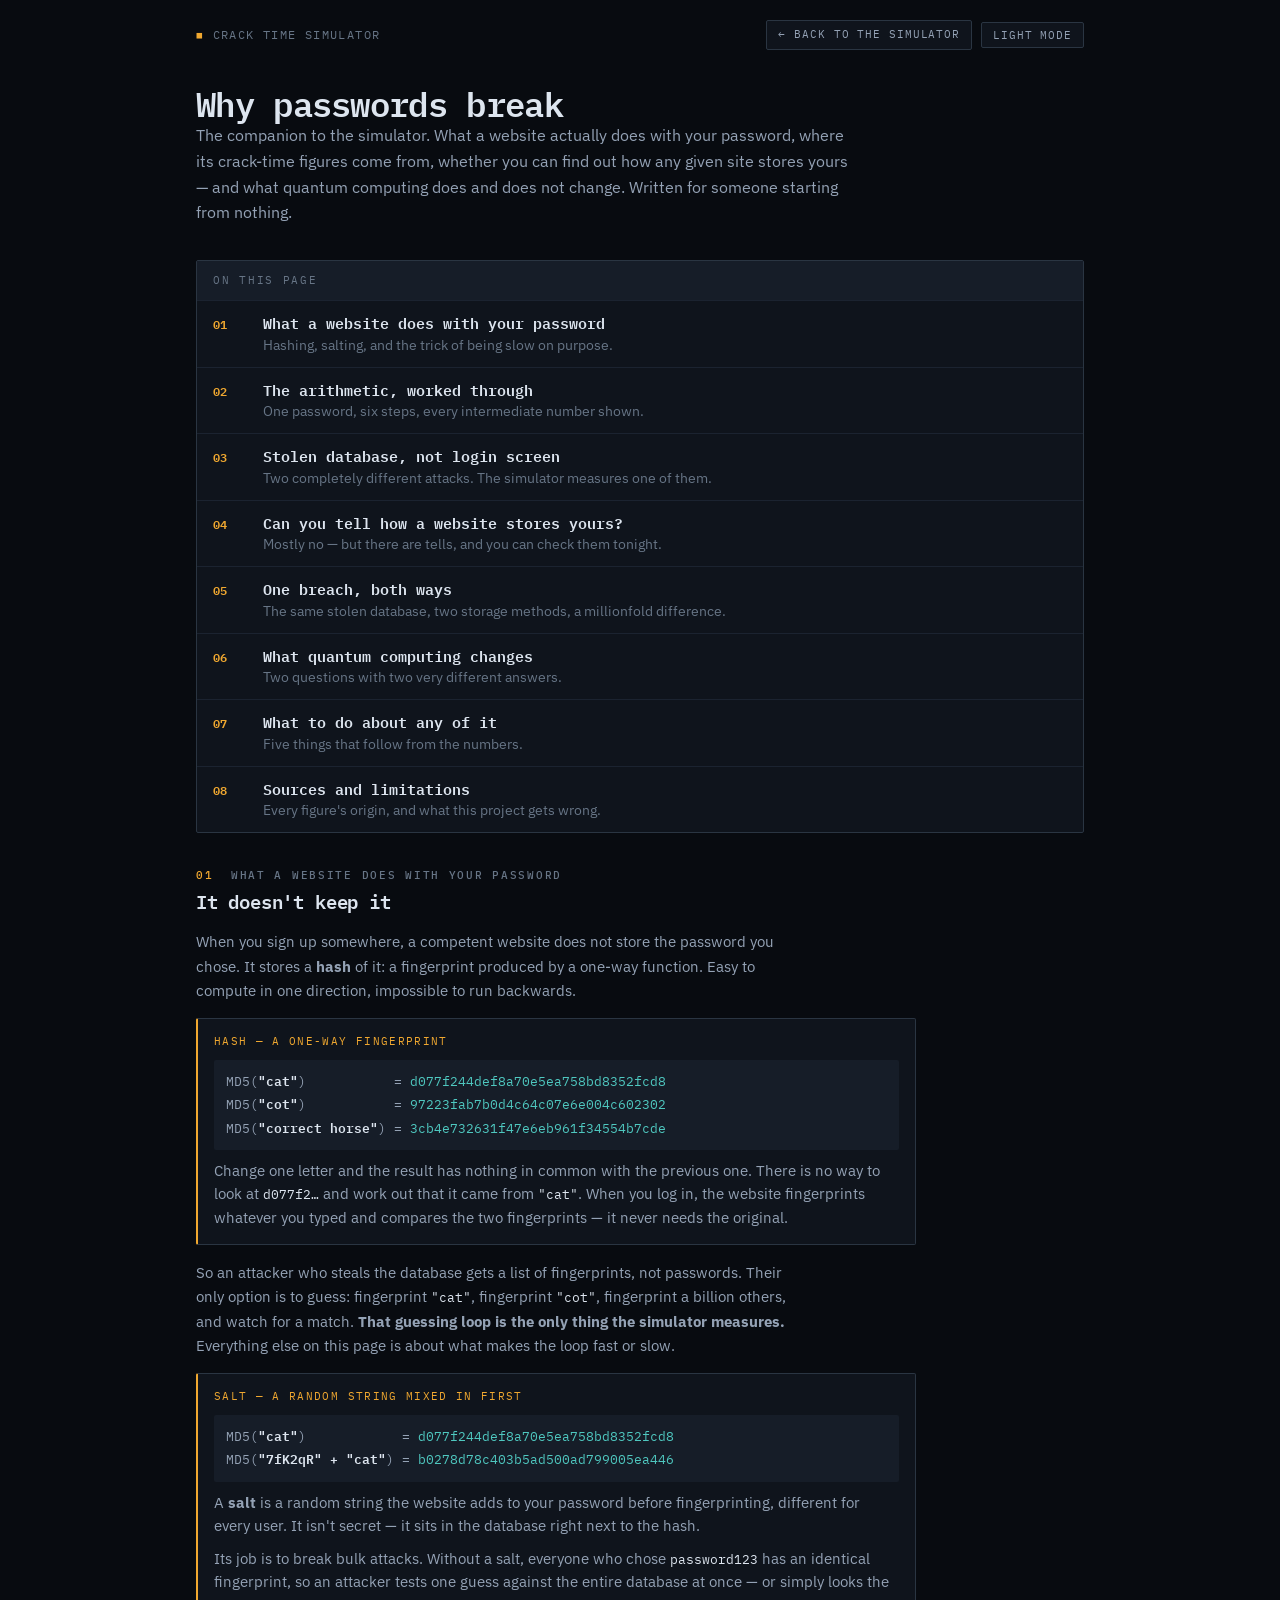
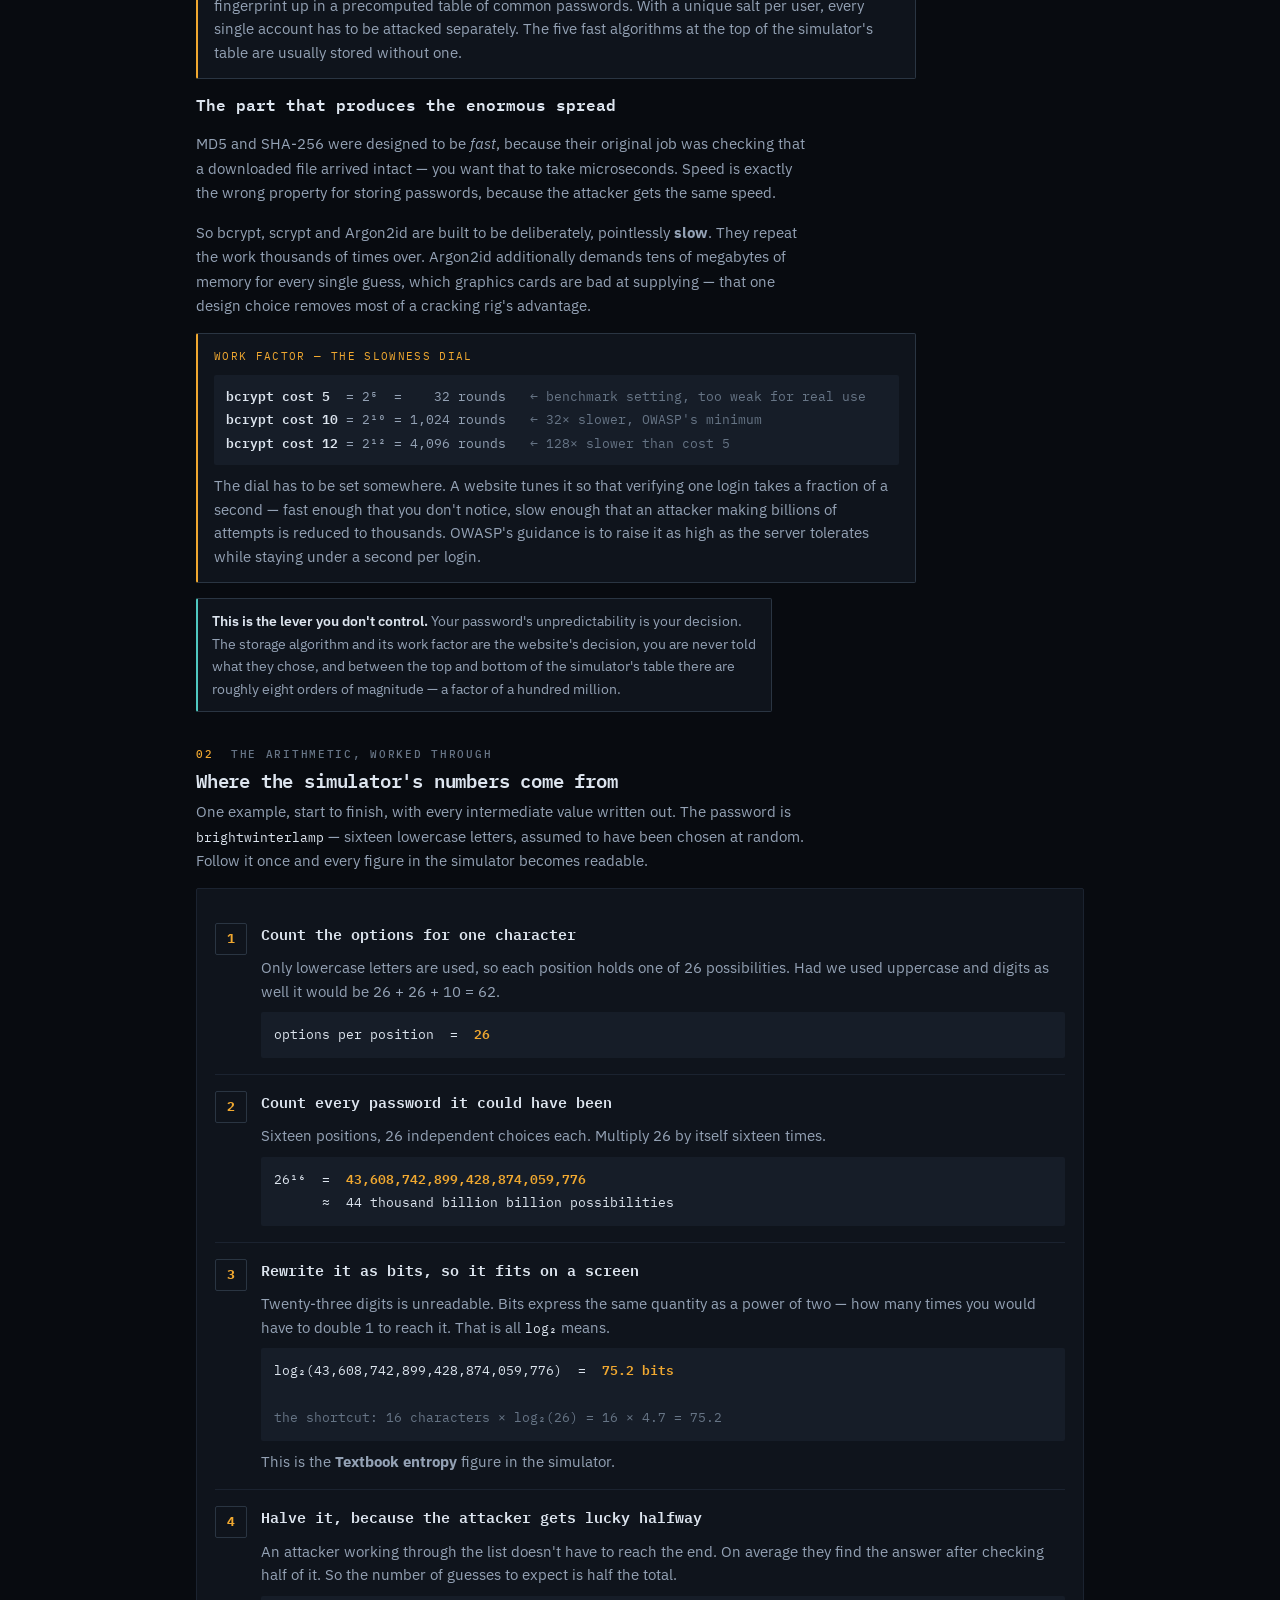
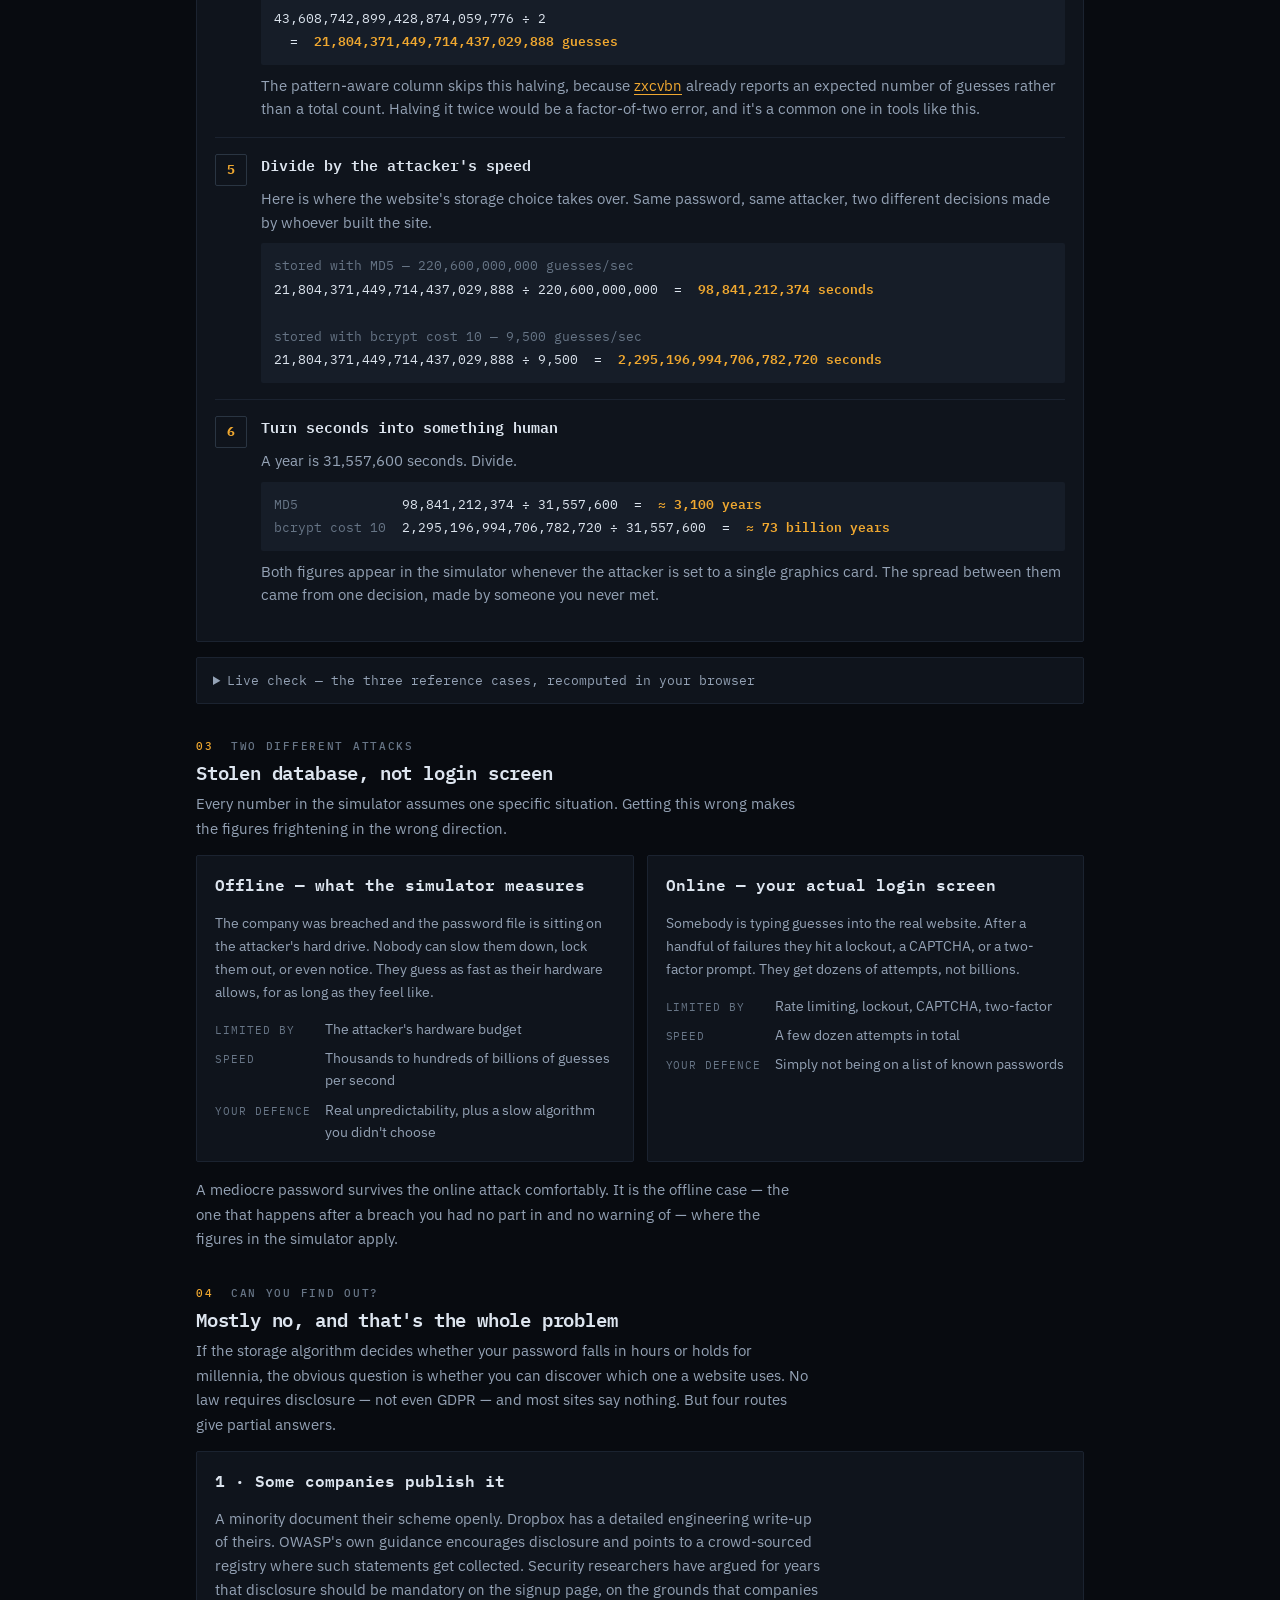
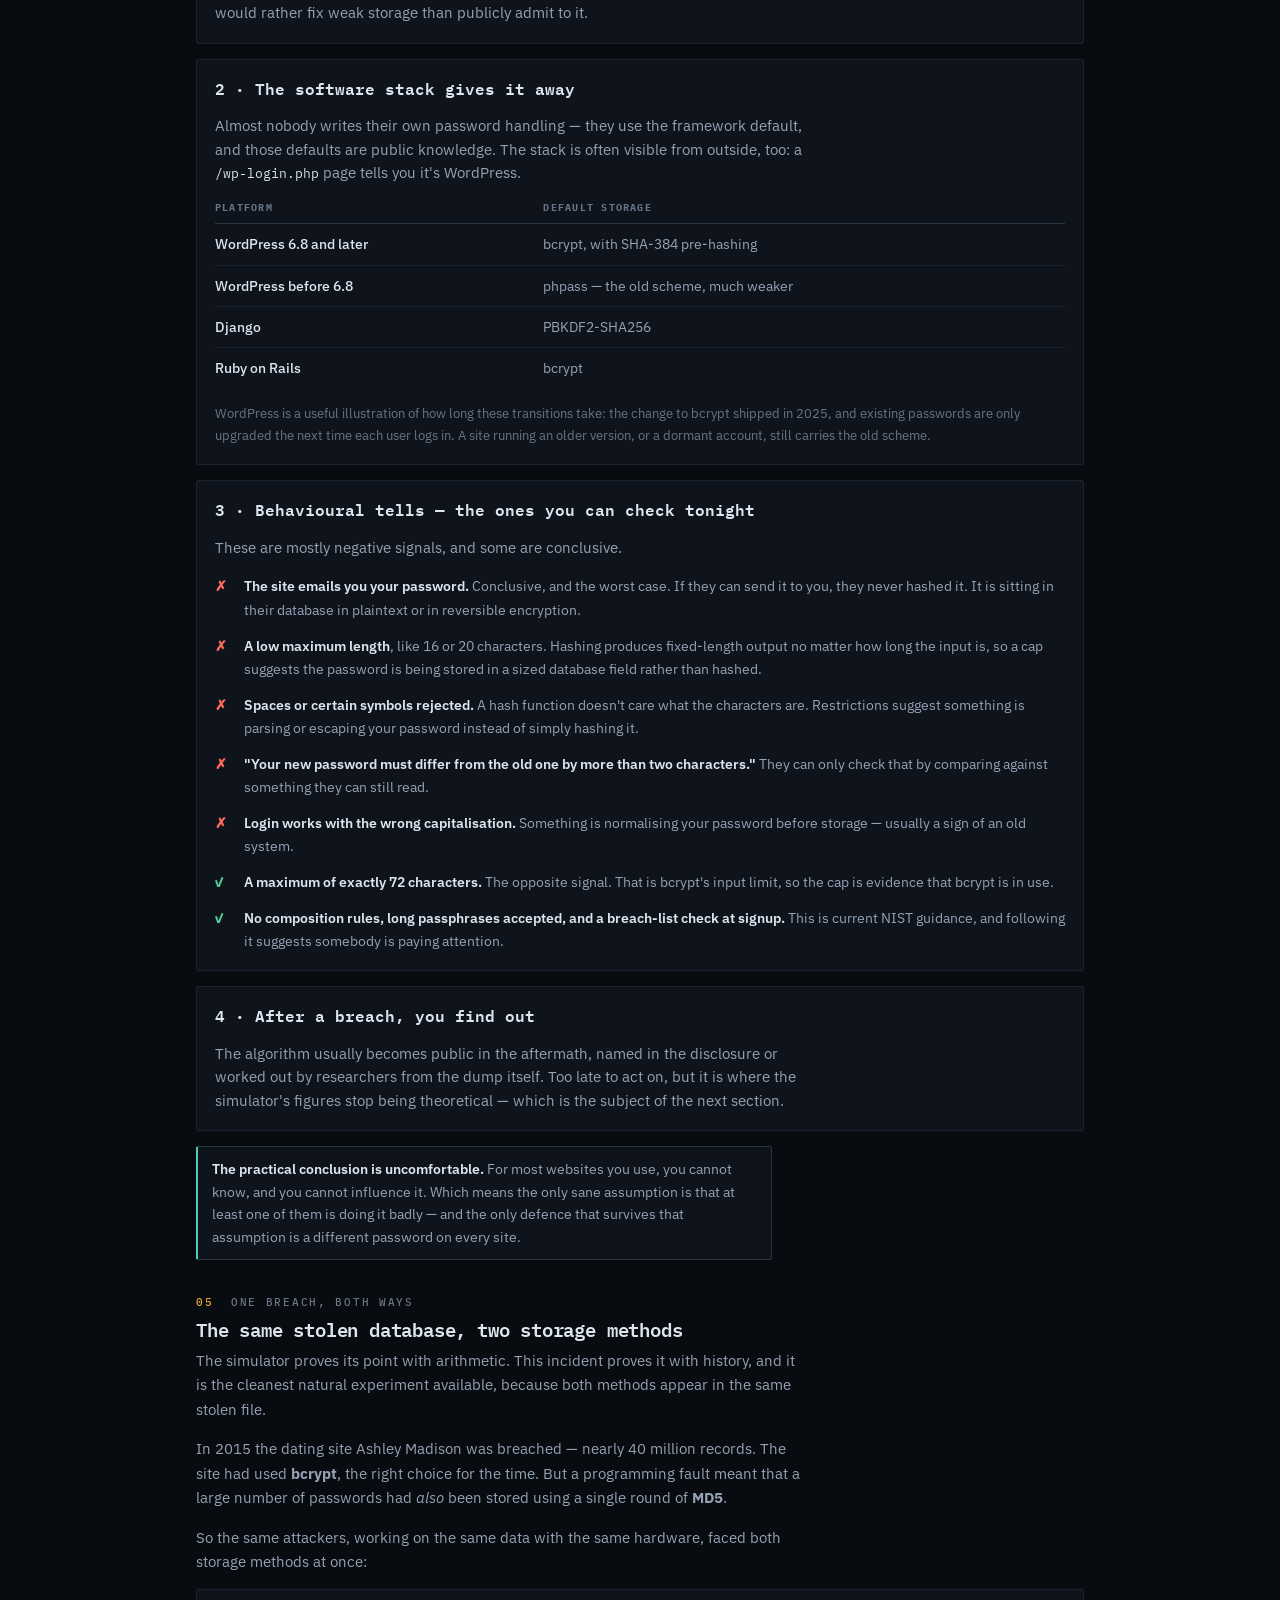
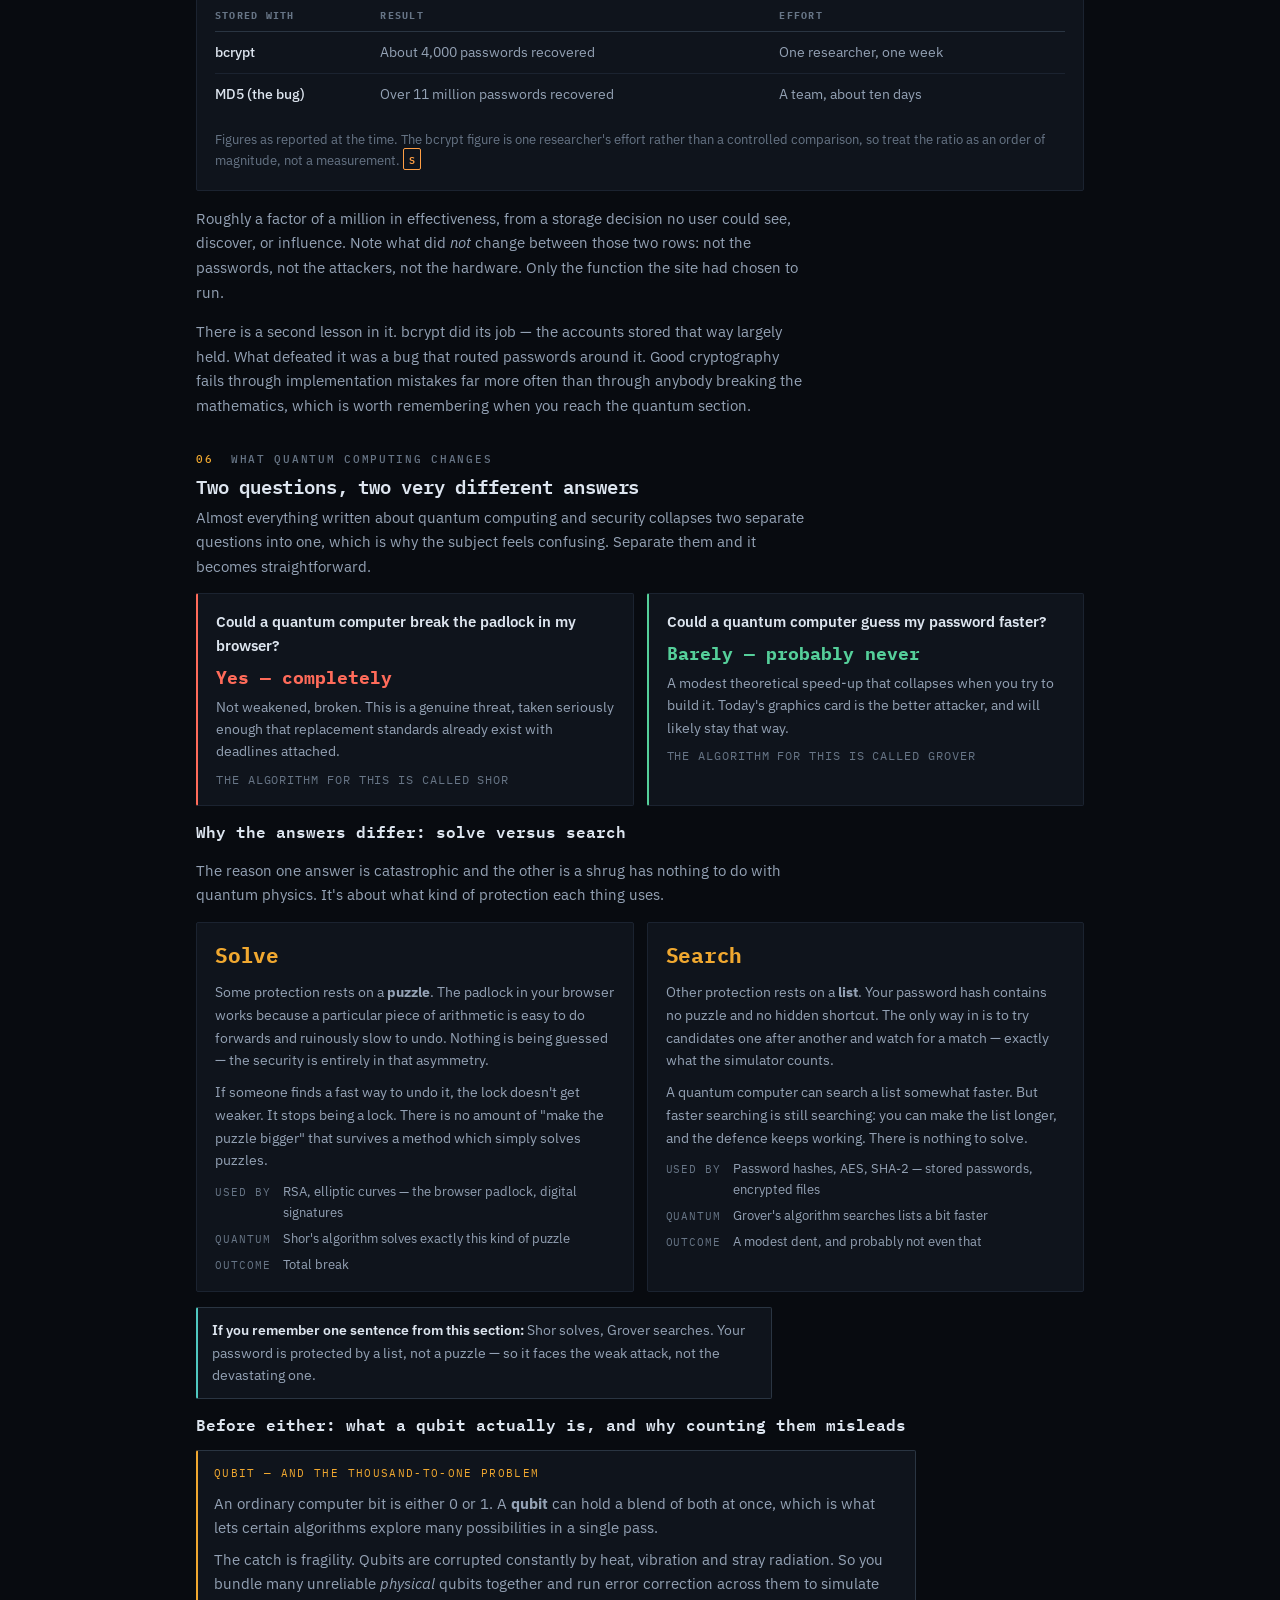
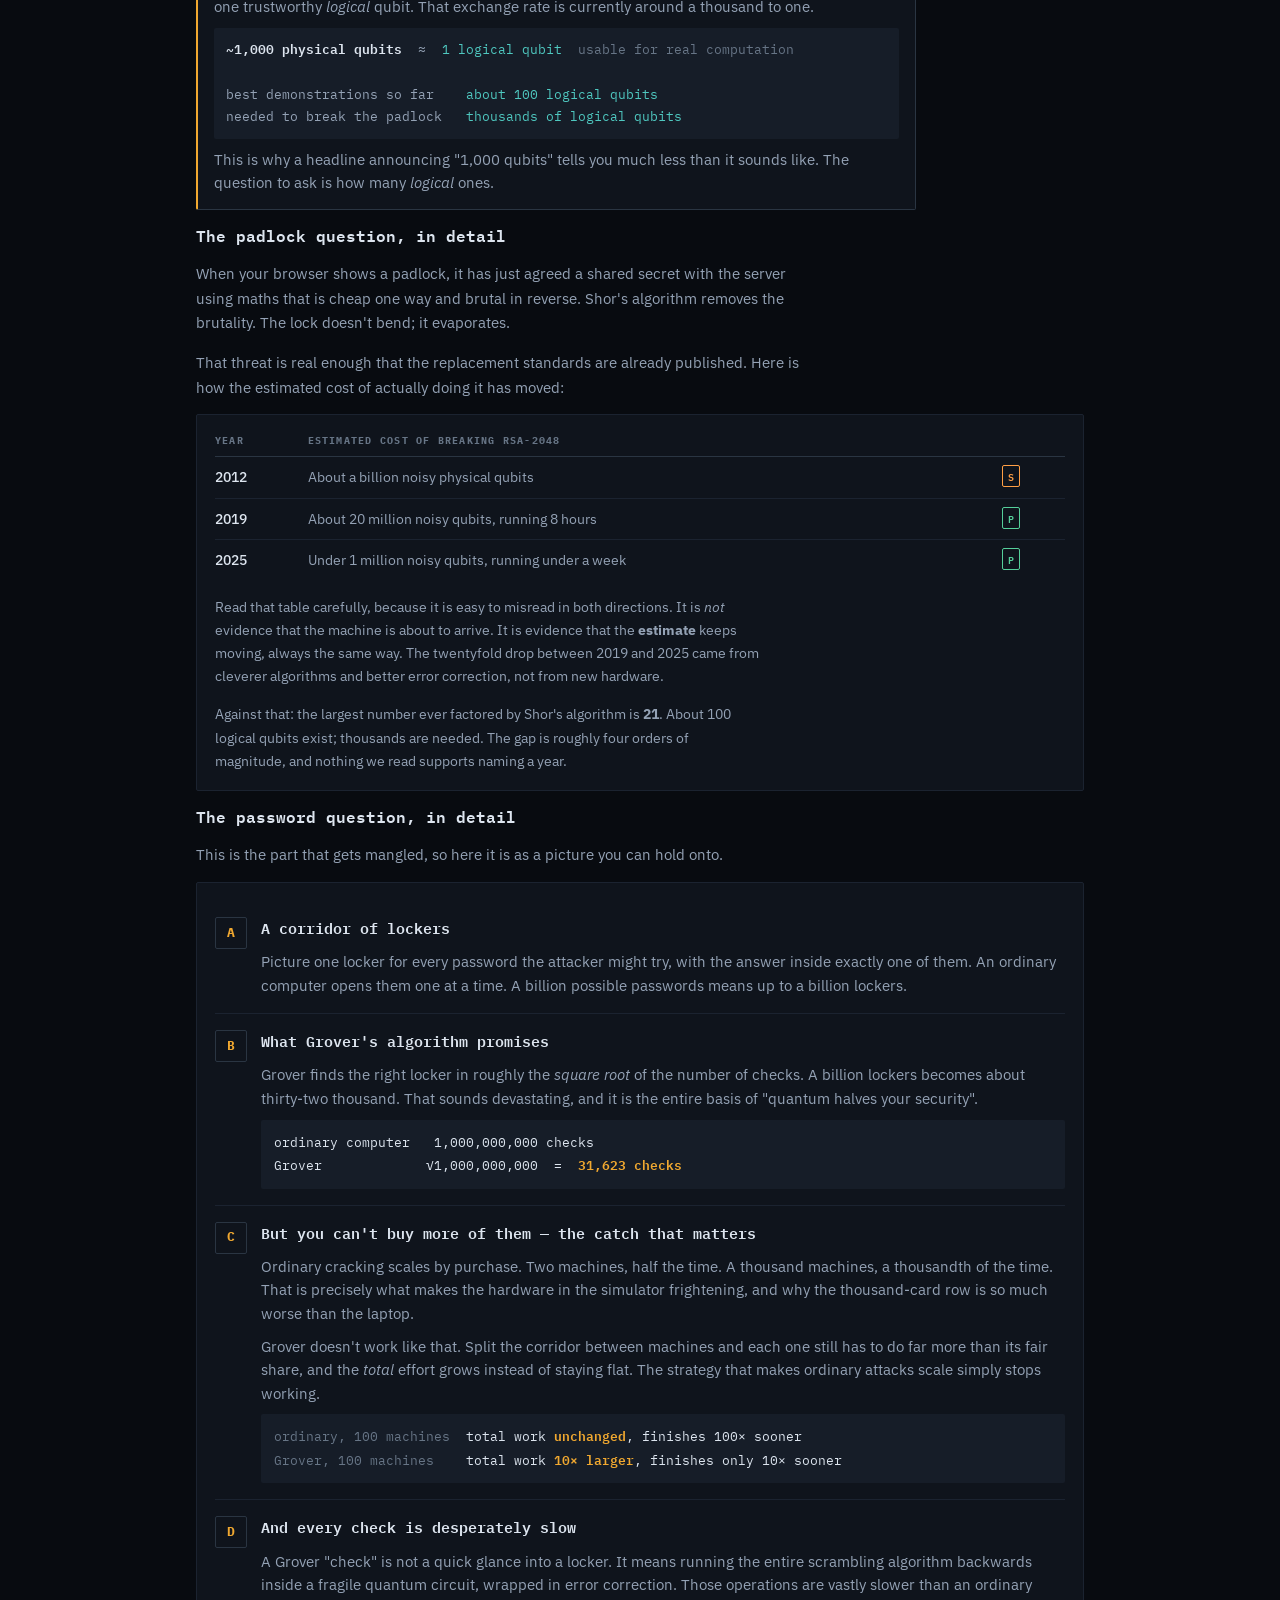
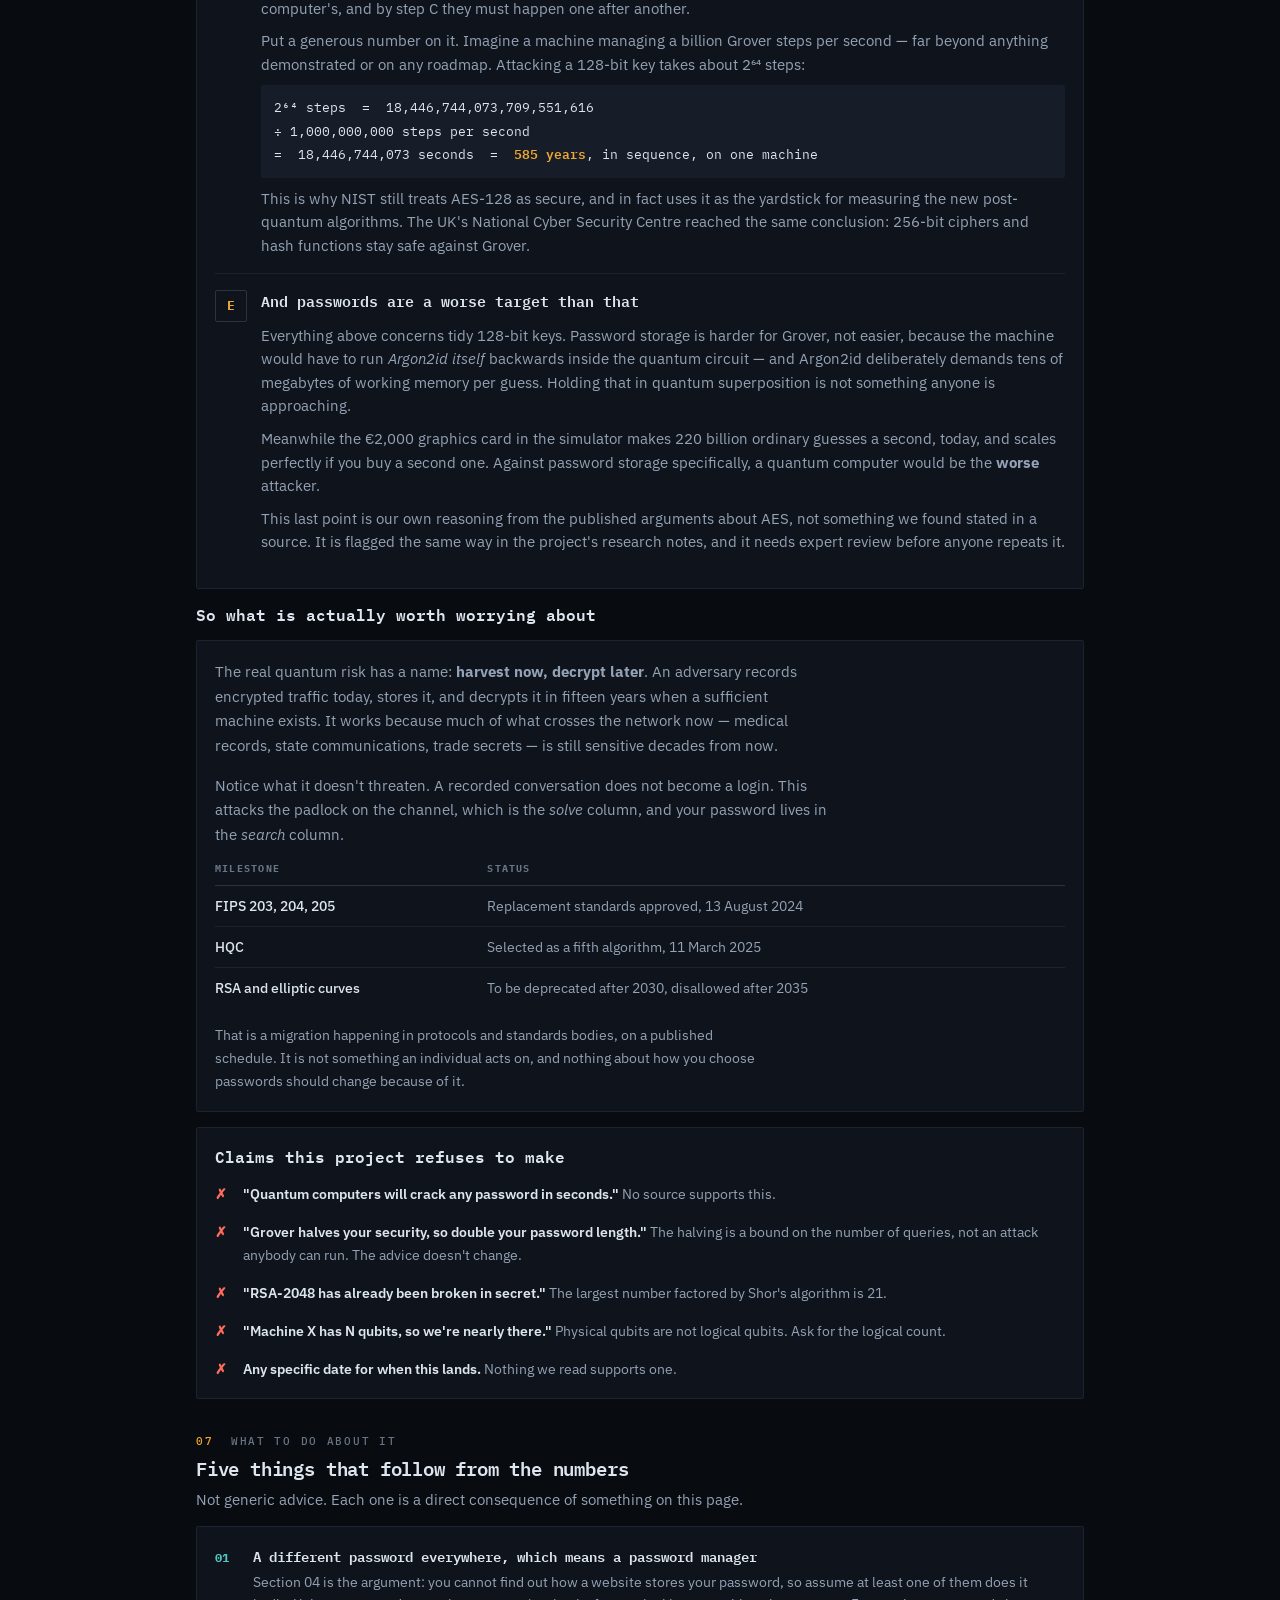
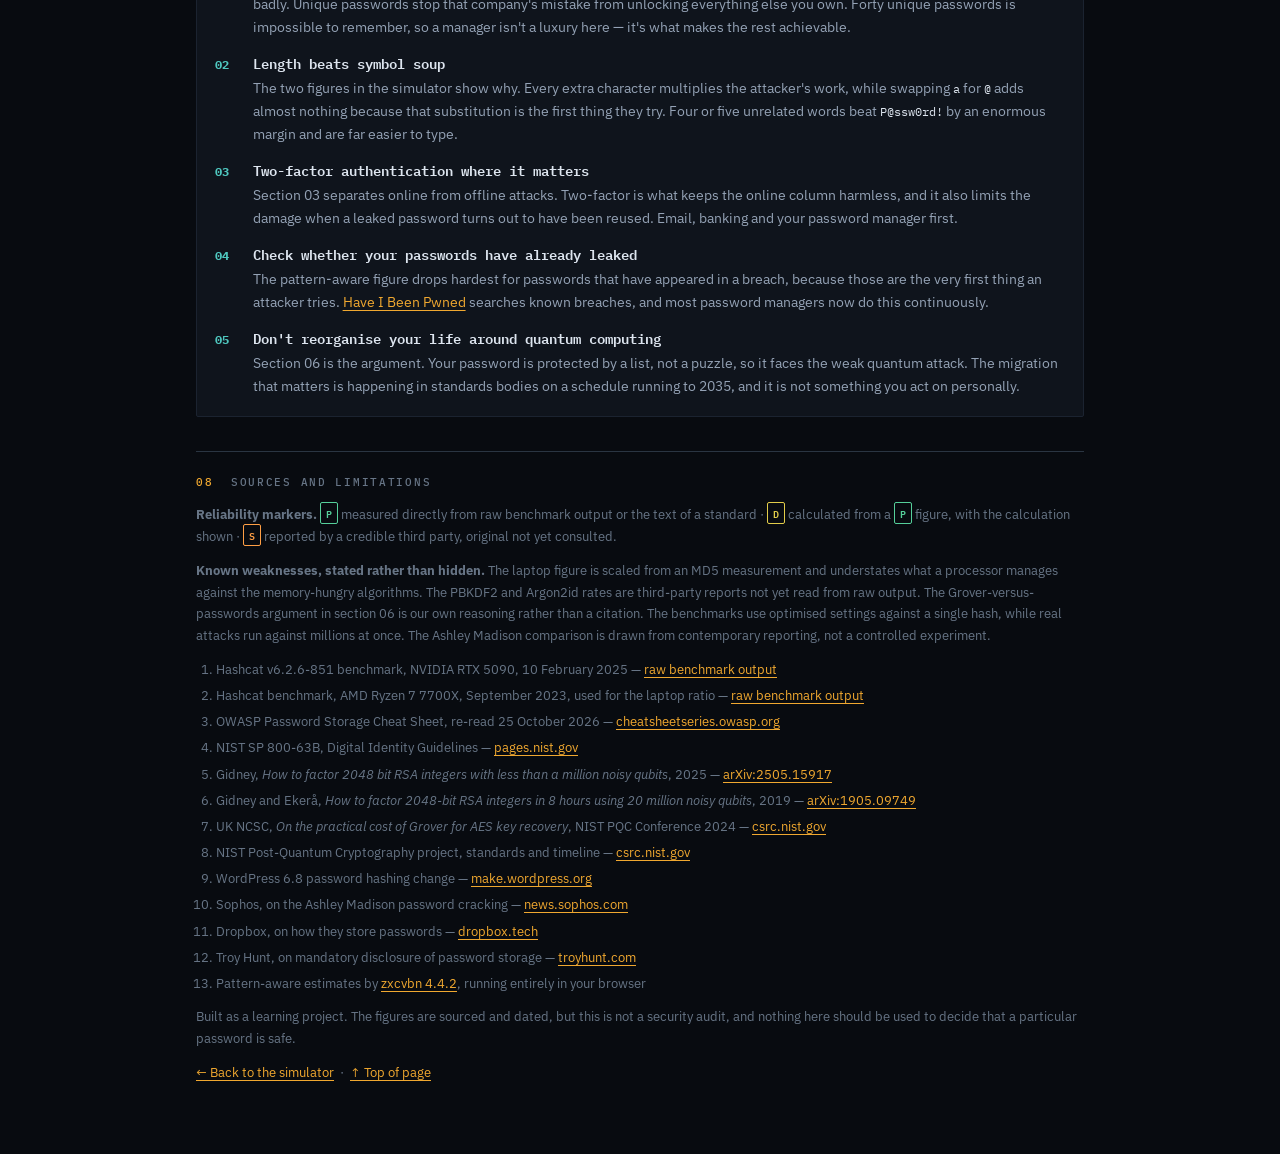
<file: explainer.html>
<!doctype html>
<html lang="en">
<head>
<meta charset="utf-8">
<meta name="viewport" content="width=device-width, initial-scale=1, viewport-fit=cover">
<title>Why Passwords Break</title>
<link rel="preconnect" href="https://fonts.googleapis.com">
<link rel="preconnect" href="https://fonts.gstatic.com" crossorigin>
<link rel="stylesheet" href="https://fonts.googleapis.com/css2?family=IBM+Plex+Mono:wght@400;500;600;700&family=IBM+Plex+Sans:wght@400;500;600&display=swap">
<link rel="stylesheet" href="styles.css">
<style>
  :root { padding-top: env(safe-area-inset-top, 0px); padding-bottom: env(safe-area-inset-bottom, 0px); }
</style>
</head>
<body>

<div class="wrap">

  <div class="topbar">
    <a class="brand" href="index.html"><b>■</b> Crack Time Simulator</a>
    <span class="topbar-right">
      <a class="ghost" href="index.html">← Back to the simulator</a>
      <button type="button" class="ghost" id="theme-toggle" aria-live="polite">Light mode</button>
    </span>
  </div>

  <header id="top">
    <h1>Why passwords break</h1>
    <p class="lede">The companion to the simulator. What a website actually does with your password, where its crack-time figures come from, whether you can find out how any given site stores yours — and what quantum computing does and does not change. Written for someone starting from nothing.</p>
  </header>

  <nav class="agenda" aria-label="Contents">
    <div class="ag-head">On this page</div>
    <ol>
      <li><a href="#storage"><span class="ag-n">01</span><span class="ag-title">What a website does with your password</span><span class="ag-sub">Hashing, salting, and the trick of being slow on purpose.</span></a></li>
      <li><a href="#maths"><span class="ag-n">02</span><span class="ag-title">The arithmetic, worked through</span><span class="ag-sub">One password, six steps, every intermediate number shown.</span></a></li>
      <li><a href="#offline"><span class="ag-n">03</span><span class="ag-title">Stolen database, not login screen</span><span class="ag-sub">Two completely different attacks. The simulator measures one of them.</span></a></li>
      <li><a href="#canyoutell"><span class="ag-n">04</span><span class="ag-title">Can you tell how a website stores yours?</span><span class="ag-sub">Mostly no — but there are tells, and you can check them tonight.</span></a></li>
      <li><a href="#ashley"><span class="ag-n">05</span><span class="ag-title">One breach, both ways</span><span class="ag-sub">The same stolen database, two storage methods, a millionfold difference.</span></a></li>
      <li><a href="#quantum"><span class="ag-n">06</span><span class="ag-title">What quantum computing changes</span><span class="ag-sub">Two questions with two very different answers.</span></a></li>
      <li><a href="#doing"><span class="ag-n">07</span><span class="ag-title">What to do about any of it</span><span class="ag-sub">Five things that follow from the numbers.</span></a></li>
      <li><a href="#sources"><span class="ag-n">08</span><span class="ag-title">Sources and limitations</span><span class="ag-sub">Every figure's origin, and what this project gets wrong.</span></a></li>
    </ol>
  </nav>

  <!-- 01 ─────────────────────────────────────────────────────────── -->
  <section id="storage">
    <div class="sec-head">
      <span class="eyebrow"><span class="sec-num">01</span> &nbsp;What a website does with your password</span>
      <h2>It doesn't keep it</h2>
    </div>

    <p class="prose">When you sign up somewhere, a competent website does not store the password you chose. It stores a <strong>hash</strong> of it: a fingerprint produced by a one-way function. Easy to compute in one direction, impossible to run backwards.</p>

    <div class="def">
      <span class="def-head">Hash — a one-way fingerprint</span>
      <div class="eg">MD5(<b>"cat"</b>)           = <span class="out">d077f244def8a70e5ea758bd8352fcd8</span>
MD5(<b>"cot"</b>)           = <span class="out">97223fab7b0d4c64c07e6e004c602302</span>
MD5(<b>"correct horse"</b>) = <span class="out">3cb4e732631f47e6eb961f34554b7cde</span></div>
      <p>Change one letter and the result has nothing in common with the previous one. There is no way to look at <code>d077f2…</code> and work out that it came from <code>"cat"</code>. When you log in, the website fingerprints whatever you typed and compares the two fingerprints — it never needs the original.</p>
    </div>

    <p class="prose">So an attacker who steals the database gets a list of fingerprints, not passwords. Their only option is to guess: fingerprint <code>"cat"</code>, fingerprint <code>"cot"</code>, fingerprint a billion others, and watch for a match. <strong>That guessing loop is the only thing the simulator measures.</strong> Everything else on this page is about what makes the loop fast or slow.</p>

    <div class="def">
      <span class="def-head">Salt — a random string mixed in first</span>
      <div class="eg">MD5(<b>"cat"</b>)            = <span class="out">d077f244def8a70e5ea758bd8352fcd8</span>
MD5(<b>"7fK2qR" + "cat"</b>) = <span class="out">b0278d78c403b5ad500ad799005ea446</span></div>
      <p>A <strong>salt</strong> is a random string the website adds to your password before fingerprinting, different for every user. It isn't secret — it sits in the database right next to the hash.</p>
      <p>Its job is to break bulk attacks. Without a salt, everyone who chose <code>password123</code> has an identical fingerprint, so an attacker tests one guess against the entire database at once — or simply looks the fingerprint up in a precomputed table of common passwords. With a unique salt per user, every single account has to be attacked separately. The five fast algorithms at the top of the simulator's table are usually stored without one.</p>
    </div>

    <h3>The part that produces the enormous spread</h3>

    <p class="prose">MD5 and SHA-256 were designed to be <em>fast</em>, because their original job was checking that a downloaded file arrived intact — you want that to take microseconds. Speed is exactly the wrong property for storing passwords, because the attacker gets the same speed.</p>

    <p class="prose">So bcrypt, scrypt and Argon2id are built to be deliberately, pointlessly <strong>slow</strong>. They repeat the work thousands of times over. Argon2id additionally demands tens of megabytes of memory for every single guess, which graphics cards are bad at supplying — that one design choice removes most of a cracking rig's advantage.</p>

    <div class="def">
      <span class="def-head">Work factor — the slowness dial</span>
      <div class="eg"><b>bcrypt cost 5</b>  = 2⁵  =    32 rounds   <span class="c">← benchmark setting, too weak for real use</span>
<b>bcrypt cost 10</b> = 2¹⁰ = 1,024 rounds   <span class="c">← 32× slower, OWASP's minimum</span>
<b>bcrypt cost 12</b> = 2¹² = 4,096 rounds   <span class="c">← 128× slower than cost 5</span></div>
      <p>The dial has to be set somewhere. A website tunes it so that verifying one login takes a fraction of a second — fast enough that you don't notice, slow enough that an attacker making billions of attempts is reduced to thousands. OWASP's guidance is to raise it as high as the server tolerates while staying under a second per login.</p>
    </div>

    <p class="callout"><b>This is the lever you don't control.</b> Your password's unpredictability is your decision. The storage algorithm and its work factor are the website's decision, you are never told what they chose, and between the top and bottom of the simulator's table there are roughly eight orders of magnitude — a factor of a hundred million.</p>
  </section>

  <!-- 02 ─────────────────────────────────────────────────────────── -->
  <section id="maths">
    <div class="sec-head">
      <span class="eyebrow"><span class="sec-num">02</span> &nbsp;The arithmetic, worked through</span>
      <h2>Where the simulator's numbers come from</h2>
      <p class="prose">One example, start to finish, with every intermediate value written out. The password is <code>brightwinterlamp</code> — sixteen lowercase letters, assumed to have been chosen at random. Follow it once and every figure in the simulator becomes readable.</p>
    </div>

    <div class="panel">
      <div class="steps">

        <div class="step">
          <span class="step-n">1</span>
          <div class="step-body">
            <h4>Count the options for one character</h4>
            <p>Only lowercase letters are used, so each position holds one of 26 possibilities. Had we used uppercase and digits as well it would be 26 + 26 + 10 = 62.</p>
            <div class="calc">options per position  =  <span class="hl">26</span></div>
          </div>
        </div>

        <div class="step">
          <span class="step-n">2</span>
          <div class="step-body">
            <h4>Count every password it could have been</h4>
            <p>Sixteen positions, 26 independent choices each. Multiply 26 by itself sixteen times.</p>
            <div class="calc">26¹⁶  =  <span class="hl">43,608,742,899,428,874,059,776</span>
      ≈  44 thousand billion billion possibilities</div>
          </div>
        </div>

        <div class="step">
          <span class="step-n">3</span>
          <div class="step-body">
            <h4>Rewrite it as bits, so it fits on a screen</h4>
            <p>Twenty-three digits is unreadable. Bits express the same quantity as a power of two — how many times you would have to double 1 to reach it. That is all <code>log₂</code> means.</p>
            <div class="calc">log₂(43,608,742,899,428,874,059,776)  =  <span class="hl">75.2 bits</span>

<span class="c">the shortcut: 16 characters × log₂(26) = 16 × 4.7 = 75.2</span></div>
            <p>This is the <strong>Textbook entropy</strong> figure in the simulator.</p>
          </div>
        </div>

        <div class="step">
          <span class="step-n">4</span>
          <div class="step-body">
            <h4>Halve it, because the attacker gets lucky halfway</h4>
            <p>An attacker working through the list doesn't have to reach the end. On average they find the answer after checking half of it. So the number of guesses to expect is half the total.</p>
            <div class="calc">43,608,742,899,428,874,059,776 ÷ 2
  =  <span class="hl">21,804,371,449,714,437,029,888 guesses</span></div>
            <p>The pattern-aware column skips this halving, because <a href="https://github.com/dropbox/zxcvbn" target="_blank" rel="noopener">zxcvbn</a> already reports an expected number of guesses rather than a total count. Halving it twice would be a factor-of-two error, and it's a common one in tools like this.</p>
          </div>
        </div>

        <div class="step">
          <span class="step-n">5</span>
          <div class="step-body">
            <h4>Divide by the attacker's speed</h4>
            <p>Here is where the website's storage choice takes over. Same password, same attacker, two different decisions made by whoever built the site.</p>
            <div class="calc"><span class="c">stored with MD5 — 220,600,000,000 guesses/sec</span>
21,804,371,449,714,437,029,888 ÷ 220,600,000,000  =  <span class="hl">98,841,212,374 seconds</span>

<span class="c">stored with bcrypt cost 10 — 9,500 guesses/sec</span>
21,804,371,449,714,437,029,888 ÷ 9,500  =  <span class="hl">2,295,196,994,706,782,720 seconds</span></div>
          </div>
        </div>

        <div class="step">
          <span class="step-n">6</span>
          <div class="step-body">
            <h4>Turn seconds into something human</h4>
            <p>A year is 31,557,600 seconds. Divide.</p>
            <div class="calc"><span class="c">MD5</span>             98,841,212,374 ÷ 31,557,600  =  <span class="hl">≈ 3,100 years</span>
<span class="c">bcrypt cost 10</span>  2,295,196,994,706,782,720 ÷ 31,557,600  =  <span class="hl">≈ 73 billion years</span></div>
            <p>Both figures appear in the simulator whenever the attacker is set to a single graphics card. The spread between them came from one decision, made by someone you never met.</p>
          </div>
        </div>
      </div>
    </div>

    <details>
      <summary>Live check — the three reference cases, recomputed in your browser</summary>
      <div class="details-body">
        <p class="prose">These three cases are written down in the project's research notes. The page recalculates them from scratch each time it loads. If they ever stop matching the notes, something in the code has broken — a cheap regression test in public view.</p>
        <div class="scroll-x">
          <table class="plain">
            <thead><tr><th>Randomly generated password</th><th>Entropy</th><th>Against MD5</th><th>Against bcrypt cost 10</th></tr></thead>
            <tbody id="selftest"></tbody>
          </table>
        </div>
        <p class="small">One high-end graphics card. All arithmetic is performed on base-10 exponents rather than the numbers themselves, so a very long password does not overflow to infinity.</p>
      </div>
    </details>
  </section>

  <!-- 03 ─────────────────────────────────────────────────────────── -->
  <section id="offline">
    <div class="sec-head">
      <span class="eyebrow"><span class="sec-num">03</span> &nbsp;Two different attacks</span>
      <h2>Stolen database, not login screen</h2>
      <p class="prose">Every number in the simulator assumes one specific situation. Getting this wrong makes the figures frightening in the wrong direction.</p>
    </div>

    <div class="cols2">
      <div class="panel">
        <h3>Offline — what the simulator measures</h3>
        <p class="prose" style="font-size:0.9rem">The company was breached and the password file is sitting on the attacker's hard drive. Nobody can slow them down, lock them out, or even notice. They guess as fast as their hardware allows, for as long as they feel like.</p>
        <dl class="kv">
          <dt>Limited by</dt><dd>The attacker's hardware budget</dd>
          <dt>Speed</dt><dd>Thousands to hundreds of billions of guesses per second</dd>
          <dt>Your defence</dt><dd>Real unpredictability, plus a slow algorithm you didn't choose</dd>
        </dl>
      </div>
      <div class="panel">
        <h3>Online — your actual login screen</h3>
        <p class="prose" style="font-size:0.9rem">Somebody is typing guesses into the real website. After a handful of failures they hit a lockout, a CAPTCHA, or a two-factor prompt. They get dozens of attempts, not billions.</p>
        <dl class="kv">
          <dt>Limited by</dt><dd>Rate limiting, lockout, CAPTCHA, two-factor</dd>
          <dt>Speed</dt><dd>A few dozen attempts in total</dd>
          <dt>Your defence</dt><dd>Simply not being on a list of known passwords</dd>
        </dl>
      </div>
    </div>

    <p class="prose">A mediocre password survives the online attack comfortably. It is the offline case — the one that happens after a breach you had no part in and no warning of — where the figures in the simulator apply.</p>
  </section>

  <!-- 04 ─────────────────────────────────────────────────────────── -->
  <section id="canyoutell">
    <div class="sec-head">
      <span class="eyebrow"><span class="sec-num">04</span> &nbsp;Can you find out?</span>
      <h2>Mostly no, and that's the whole problem</h2>
      <p class="prose">If the storage algorithm decides whether your password falls in hours or holds for millennia, the obvious question is whether you can discover which one a website uses. No law requires disclosure — not even GDPR — and most sites say nothing. But four routes give partial answers.</p>
    </div>

    <div class="panel">
      <h3>1 · Some companies publish it</h3>
      <p class="prose" style="font-size:0.92rem">A minority document their scheme openly. Dropbox has a detailed engineering write-up of theirs. OWASP's own guidance encourages disclosure and points to a crowd-sourced registry where such statements get collected. Security researchers have argued for years that disclosure should be mandatory on the signup page, on the grounds that companies would rather fix weak storage than publicly admit to it.</p>
    </div>

    <div class="panel">
      <h3>2 · The software stack gives it away</h3>
      <p class="prose" style="font-size:0.92rem">Almost nobody writes their own password handling — they use the framework default, and those defaults are public knowledge. The stack is often visible from outside, too: a <code>/wp-login.php</code> page tells you it's WordPress.</p>
      <div class="scroll-x">
        <table class="plain">
          <thead><tr><th>Platform</th><th>Default storage</th></tr></thead>
          <tbody>
            <tr><td>WordPress 6.8 and later</td><td>bcrypt, with SHA-384 pre-hashing</td></tr>
            <tr><td>WordPress before 6.8</td><td>phpass — the old scheme, much weaker</td></tr>
            <tr><td>Django</td><td>PBKDF2-SHA256</td></tr>
            <tr><td>Ruby on Rails</td><td>bcrypt</td></tr>
          </tbody>
        </table>
      </div>
      <p class="small">WordPress is a useful illustration of how long these transitions take: the change to bcrypt shipped in 2025, and existing passwords are only upgraded the next time each user logs in. A site running an older version, or a dormant account, still carries the old scheme.</p>
    </div>

    <div class="panel">
      <h3>3 · Behavioural tells — the ones you can check tonight</h3>
      <p class="prose" style="font-size:0.92rem">These are mostly negative signals, and some are conclusive.</p>
      <div class="do-list">
        <div class="tell bad"><span class="mark">✗</span><span><b>The site emails you your password.</b> Conclusive, and the worst case. If they can send it to you, they never hashed it. It is sitting in their database in plaintext or in reversible encryption.</span></div>
        <div class="tell bad"><span class="mark">✗</span><span><b>A low maximum length</b>, like 16 or 20 characters. Hashing produces fixed-length output no matter how long the input is, so a cap suggests the password is being stored in a sized database field rather than hashed.</span></div>
        <div class="tell bad"><span class="mark">✗</span><span><b>Spaces or certain symbols rejected.</b> A hash function doesn't care what the characters are. Restrictions suggest something is parsing or escaping your password instead of simply hashing it.</span></div>
        <div class="tell bad"><span class="mark">✗</span><span><b>"Your new password must differ from the old one by more than two characters."</b> They can only check that by comparing against something they can still read.</span></div>
        <div class="tell bad"><span class="mark">✗</span><span><b>Login works with the wrong capitalisation.</b> Something is normalising your password before storage — usually a sign of an old system.</span></div>
        <div class="tell good"><span class="mark">✓</span><span><b>A maximum of exactly 72 characters.</b> The opposite signal. That is bcrypt's input limit, so the cap is evidence that bcrypt is in use.</span></div>
        <div class="tell good"><span class="mark">✓</span><span><b>No composition rules, long passphrases accepted, and a breach-list check at signup.</b> This is current NIST guidance, and following it suggests somebody is paying attention.</span></div>
      </div>
    </div>

    <div class="panel">
      <h3>4 · After a breach, you find out</h3>
      <p class="prose" style="font-size:0.92rem">The algorithm usually becomes public in the aftermath, named in the disclosure or worked out by researchers from the dump itself. Too late to act on, but it is where the simulator's figures stop being theoretical — which is the subject of the next section.</p>
    </div>

    <p class="callout"><b>The practical conclusion is uncomfortable.</b> For most websites you use, you cannot know, and you cannot influence it. Which means the only sane assumption is that at least one of them is doing it badly — and the only defence that survives that assumption is a different password on every site.</p>
  </section>

  <!-- 05 ─────────────────────────────────────────────────────────── -->
  <section id="ashley">
    <div class="sec-head">
      <span class="eyebrow"><span class="sec-num">05</span> &nbsp;One breach, both ways</span>
      <h2>The same stolen database, two storage methods</h2>
      <p class="prose">The simulator proves its point with arithmetic. This incident proves it with history, and it is the cleanest natural experiment available, because both methods appear in the same stolen file.</p>
    </div>

    <p class="prose">In 2015 the dating site Ashley Madison was breached — nearly 40 million records. The site had used <strong>bcrypt</strong>, the right choice for the time. But a programming fault meant that a large number of passwords had <em>also</em> been stored using a single round of <strong>MD5</strong>.</p>

    <p class="prose">So the same attackers, working on the same data with the same hardware, faced both storage methods at once:</p>

    <div class="panel">
      <div class="scroll-x">
        <table class="plain">
          <thead><tr><th>Stored with</th><th>Result</th><th>Effort</th></tr></thead>
          <tbody>
            <tr><td>bcrypt</td><td>About 4,000 passwords recovered</td><td>One researcher, one week</td></tr>
            <tr><td>MD5 (the bug)</td><td>Over 11 million passwords recovered</td><td>A team, about ten days</td></tr>
          </tbody>
        </table>
      </div>
      <p class="small">Figures as reported at the time. The bcrypt figure is one researcher's effort rather than a controlled comparison, so treat the ratio as an order of magnitude, not a measurement. <span class="tag tag-s">S</span></p>
    </div>

    <p class="prose">Roughly a factor of a million in effectiveness, from a storage decision no user could see, discover, or influence. Note what did <em>not</em> change between those two rows: not the passwords, not the attackers, not the hardware. Only the function the site had chosen to run.</p>

    <p class="prose">There is a second lesson in it. bcrypt did its job — the accounts stored that way largely held. What defeated it was a bug that routed passwords around it. Good cryptography fails through implementation mistakes far more often than through anybody breaking the mathematics, which is worth remembering when you reach the quantum section.</p>
  </section>

  <!-- 06 ─────────────────────────────────────────────────────────── -->
  <section id="quantum">
    <div class="sec-head">
      <span class="eyebrow"><span class="sec-num">06</span> &nbsp;What quantum computing changes</span>
      <h2>Two questions, two very different answers</h2>
      <p class="prose">Almost everything written about quantum computing and security collapses two separate questions into one, which is why the subject feels confusing. Separate them and it becomes straightforward.</p>
    </div>

    <div class="answers">
      <div class="answer bad">
        <span class="a-q">Could a quantum computer break the padlock in my browser?</span>
        <span class="a-verdict">Yes — completely</span>
        <span class="a-body">Not weakened, broken. This is a genuine threat, taken seriously enough that replacement standards already exist with deadlines attached.</span>
        <span class="a-who">The algorithm for this is called Shor</span>
      </div>
      <div class="answer ok">
        <span class="a-q">Could a quantum computer guess my password faster?</span>
        <span class="a-verdict">Barely — probably never</span>
        <span class="a-body">A modest theoretical speed-up that collapses when you try to build it. Today's graphics card is the better attacker, and will likely stay that way.</span>
        <span class="a-who">The algorithm for this is called Grover</span>
      </div>
    </div>

    <h3>Why the answers differ: solve versus search</h3>

    <p class="prose">The reason one answer is catastrophic and the other is a shrug has nothing to do with quantum physics. It's about what kind of protection each thing uses.</p>

    <div class="pair">
      <div class="pair-card">
        <span class="pair-word">Solve</span>
        <p>Some protection rests on a <strong>puzzle</strong>. The padlock in your browser works because a particular piece of arithmetic is easy to do forwards and ruinously slow to undo. Nothing is being guessed — the security is entirely in that asymmetry.</p>
        <p>If someone finds a fast way to undo it, the lock doesn't get weaker. It stops being a lock. There is no amount of "make the puzzle bigger" that survives a method which simply solves puzzles.</p>
        <dl>
          <dt>Used by</dt><dd>RSA, elliptic curves — the browser padlock, digital signatures</dd>
          <dt>Quantum</dt><dd>Shor's algorithm solves exactly this kind of puzzle</dd>
          <dt>Outcome</dt><dd>Total break</dd>
        </dl>
      </div>
      <div class="pair-card">
        <span class="pair-word">Search</span>
        <p>Other protection rests on a <strong>list</strong>. Your password hash contains no puzzle and no hidden shortcut. The only way in is to try candidates one after another and watch for a match — exactly what the simulator counts.</p>
        <p>A quantum computer can search a list somewhat faster. But faster searching is still searching: you can make the list longer, and the defence keeps working. There is nothing to solve.</p>
        <dl>
          <dt>Used by</dt><dd>Password hashes, AES, SHA-2 — stored passwords, encrypted files</dd>
          <dt>Quantum</dt><dd>Grover's algorithm searches lists a bit faster</dd>
          <dt>Outcome</dt><dd>A modest dent, and probably not even that</dd>
        </dl>
      </div>
    </div>

    <p class="callout"><b>If you remember one sentence from this section:</b> Shor solves, Grover searches. Your password is protected by a list, not a puzzle — so it faces the weak attack, not the devastating one.</p>

    <h3>Before either: what a qubit actually is, and why counting them misleads</h3>

    <div class="def">
      <span class="def-head">Qubit — and the thousand-to-one problem</span>
      <p>An ordinary computer bit is either 0 or 1. A <strong>qubit</strong> can hold a blend of both at once, which is what lets certain algorithms explore many possibilities in a single pass.</p>
      <p>The catch is fragility. Qubits are corrupted constantly by heat, vibration and stray radiation. So you bundle many unreliable <em>physical</em> qubits together and run error correction across them to simulate one trustworthy <em>logical</em> qubit. That exchange rate is currently around a thousand to one.</p>
      <div class="eg"><b>~1,000 physical qubits</b>  ≈  <span class="out">1 logical qubit</span>  <span class="c">usable for real computation</span>

best demonstrations so far    <span class="out">about 100 logical qubits</span>
needed to break the padlock   <span class="out">thousands of logical qubits</span></div>
      <p>This is why a headline announcing "1,000 qubits" tells you much less than it sounds like. The question to ask is how many <em>logical</em> ones.</p>
    </div>

    <h3>The padlock question, in detail</h3>

    <p class="prose">When your browser shows a padlock, it has just agreed a shared secret with the server using maths that is cheap one way and brutal in reverse. Shor's algorithm removes the brutality. The lock doesn't bend; it evaporates.</p>

    <p class="prose">That threat is real enough that the replacement standards are already published. Here is how the estimated cost of actually doing it has moved:</p>

    <div class="panel">
      <div class="scroll-x">
        <table class="plain">
          <thead><tr><th>Year</th><th>Estimated cost of breaking RSA-2048</th><th></th></tr></thead>
          <tbody>
            <tr><td>2012</td><td>About a billion noisy physical qubits</td><td><span class="tag tag-s">S</span></td></tr>
            <tr><td>2019</td><td>About 20 million noisy qubits, running 8 hours</td><td><span class="tag tag-p">P</span></td></tr>
            <tr><td>2025</td><td>Under 1 million noisy qubits, running under a week</td><td><span class="tag tag-p">P</span></td></tr>
          </tbody>
        </table>
      </div>
      <p class="prose" style="font-size:0.9rem">Read that table carefully, because it is easy to misread in both directions. It is <em>not</em> evidence that the machine is about to arrive. It is evidence that the <strong>estimate</strong> keeps moving, always the same way. The twentyfold drop between 2019 and 2025 came from cleverer algorithms and better error correction, not from new hardware.</p>
      <p class="prose" style="font-size:0.9rem">Against that: the largest number ever factored by Shor's algorithm is <strong>21</strong>. About 100 logical qubits exist; thousands are needed. The gap is roughly four orders of magnitude, and nothing we read supports naming a year.</p>
    </div>

    <h3>The password question, in detail</h3>

    <p class="prose">This is the part that gets mangled, so here it is as a picture you can hold onto.</p>

    <div class="panel">
      <div class="steps">
        <div class="step">
          <span class="step-n">A</span>
          <div class="step-body">
            <h4>A corridor of lockers</h4>
            <p>Picture one locker for every password the attacker might try, with the answer inside exactly one of them. An ordinary computer opens them one at a time. A billion possible passwords means up to a billion lockers.</p>
          </div>
        </div>
        <div class="step">
          <span class="step-n">B</span>
          <div class="step-body">
            <h4>What Grover's algorithm promises</h4>
            <p>Grover finds the right locker in roughly the <em>square root</em> of the number of checks. A billion lockers becomes about thirty-two thousand. That sounds devastating, and it is the entire basis of "quantum halves your security".</p>
            <div class="calc">ordinary computer   1,000,000,000 checks
Grover             √1,000,000,000  =  <span class="hl">31,623 checks</span></div>
          </div>
        </div>
        <div class="step">
          <span class="step-n">C</span>
          <div class="step-body">
            <h4>But you can't buy more of them — the catch that matters</h4>
            <p>Ordinary cracking scales by purchase. Two machines, half the time. A thousand machines, a thousandth of the time. That is precisely what makes the hardware in the simulator frightening, and why the thousand-card row is so much worse than the laptop.</p>
            <p>Grover doesn't work like that. Split the corridor between machines and each one still has to do far more than its fair share, and the <em>total</em> effort grows instead of staying flat. The strategy that makes ordinary attacks scale simply stops working.</p>
            <div class="calc"><span class="c">ordinary, 100 machines</span>  total work <span class="hl">unchanged</span>, finishes 100× sooner
<span class="c">Grover, 100 machines</span>    total work <span class="hl">10× larger</span>, finishes only 10× sooner</div>
          </div>
        </div>
        <div class="step">
          <span class="step-n">D</span>
          <div class="step-body">
            <h4>And every check is desperately slow</h4>
            <p>A Grover "check" is not a quick glance into a locker. It means running the entire scrambling algorithm backwards inside a fragile quantum circuit, wrapped in error correction. Those operations are vastly slower than an ordinary computer's, and by step C they must happen one after another.</p>
            <p>Put a generous number on it. Imagine a machine managing a billion Grover steps per second — far beyond anything demonstrated or on any roadmap. Attacking a 128-bit key takes about 2⁶⁴ steps:</p>
            <div class="calc">2⁶⁴ steps  =  18,446,744,073,709,551,616
÷ 1,000,000,000 steps per second
=  18,446,744,073 seconds  =  <span class="hl">585 years</span>, in sequence, on one machine</div>
            <p>This is why NIST still treats AES-128 as secure, and in fact uses it as the yardstick for measuring the new post-quantum algorithms. The UK's National Cyber Security Centre reached the same conclusion: 256-bit ciphers and hash functions stay safe against Grover.</p>
          </div>
        </div>
        <div class="step">
          <span class="step-n">E</span>
          <div class="step-body">
            <h4>And passwords are a worse target than that</h4>
            <p>Everything above concerns tidy 128-bit keys. Password storage is harder for Grover, not easier, because the machine would have to run <em>Argon2id itself</em> backwards inside the quantum circuit — and Argon2id deliberately demands tens of megabytes of working memory per guess. Holding that in quantum superposition is not something anyone is approaching.</p>
            <p>Meanwhile the €2,000 graphics card in the simulator makes 220 billion ordinary guesses a second, today, and scales perfectly if you buy a second one. Against password storage specifically, a quantum computer would be the <strong>worse</strong> attacker.</p>
            <p class="small">This last point is our own reasoning from the published arguments about AES, not something we found stated in a source. It is flagged the same way in the project's research notes, and it needs expert review before anyone repeats it.</p>
          </div>
        </div>
      </div>
    </div>

    <h3>So what is actually worth worrying about</h3>

    <div class="panel">
      <p class="prose">The real quantum risk has a name: <strong>harvest now, decrypt later</strong>. An adversary records encrypted traffic today, stores it, and decrypts it in fifteen years when a sufficient machine exists. It works because much of what crosses the network now — medical records, state communications, trade secrets — is still sensitive decades from now.</p>
      <p class="prose">Notice what it doesn't threaten. A recorded conversation does not become a login. This attacks the padlock on the channel, which is the <em>solve</em> column, and your password lives in the <em>search</em> column.</p>
      <div class="scroll-x">
        <table class="plain">
          <thead><tr><th>Milestone</th><th>Status</th></tr></thead>
          <tbody>
            <tr><td>FIPS 203, 204, 205</td><td>Replacement standards approved, 13 August 2024</td></tr>
            <tr><td>HQC</td><td>Selected as a fifth algorithm, 11 March 2025</td></tr>
            <tr><td>RSA and elliptic curves</td><td>To be deprecated after 2030, disallowed after 2035</td></tr>
          </tbody>
        </table>
      </div>
      <p class="prose" style="font-size:0.9rem">That is a migration happening in protocols and standards bodies, on a published schedule. It is not something an individual acts on, and nothing about how you choose passwords should change because of it.</p>
    </div>

    <div class="panel">
      <h3>Claims this project refuses to make</h3>
      <div class="myth"><span class="x">✗</span><span><b>"Quantum computers will crack any password in seconds."</b> No source supports this.</span></div>
      <div class="myth"><span class="x">✗</span><span><b>"Grover halves your security, so double your password length."</b> The halving is a bound on the number of queries, not an attack anybody can run. The advice doesn't change.</span></div>
      <div class="myth"><span class="x">✗</span><span><b>"RSA-2048 has already been broken in secret."</b> The largest number factored by Shor's algorithm is 21.</span></div>
      <div class="myth"><span class="x">✗</span><span><b>"Machine X has N qubits, so we're nearly there."</b> Physical qubits are not logical qubits. Ask for the logical count.</span></div>
      <div class="myth"><span class="x">✗</span><span><b>Any specific date for when this lands.</b> Nothing we read supports one.</span></div>
    </div>
  </section>

  <!-- 07 ─────────────────────────────────────────────────────────── -->
  <section id="doing">
    <div class="sec-head">
      <span class="eyebrow"><span class="sec-num">07</span> &nbsp;What to do about it</span>
      <h2>Five things that follow from the numbers</h2>
      <p class="prose">Not generic advice. Each one is a direct consequence of something on this page.</p>
    </div>

    <div class="panel do-list">
      <div class="do-item">
        <span class="do-n">01</span>
        <div>
          <h4>A different password everywhere, which means a password manager</h4>
          <p>Section 04 is the argument: you cannot find out how a website stores your password, so assume at least one of them does it badly. Unique passwords stop that company's mistake from unlocking everything else you own. Forty unique passwords is impossible to remember, so a manager isn't a luxury here — it's what makes the rest achievable.</p>
        </div>
      </div>
      <div class="do-item">
        <span class="do-n">02</span>
        <div>
          <h4>Length beats symbol soup</h4>
          <p>The two figures in the simulator show why. Every extra character multiplies the attacker's work, while swapping <code>a</code> for <code>@</code> adds almost nothing because that substitution is the first thing they try. Four or five unrelated words beat <code>P@ssw0rd!</code> by an enormous margin and are far easier to type.</p>
        </div>
      </div>
      <div class="do-item">
        <span class="do-n">03</span>
        <div>
          <h4>Two-factor authentication where it matters</h4>
          <p>Section 03 separates online from offline attacks. Two-factor is what keeps the online column harmless, and it also limits the damage when a leaked password turns out to have been reused. Email, banking and your password manager first.</p>
        </div>
      </div>
      <div class="do-item">
        <span class="do-n">04</span>
        <div>
          <h4>Check whether your passwords have already leaked</h4>
          <p>The pattern-aware figure drops hardest for passwords that have appeared in a breach, because those are the very first thing an attacker tries. <a href="https://haveibeenpwned.com" target="_blank" rel="noopener">Have I Been Pwned</a> searches known breaches, and most password managers now do this continuously.</p>
        </div>
      </div>
      <div class="do-item">
        <span class="do-n">05</span>
        <div>
          <h4>Don't reorganise your life around quantum computing</h4>
          <p>Section 06 is the argument. Your password is protected by a list, not a puzzle, so it faces the weak quantum attack. The migration that matters is happening in standards bodies on a schedule running to 2035, and it is not something you act on personally.</p>
        </div>
      </div>
    </div>
  </section>

  <!-- 08 ─────────────────────────────────────────────────────────── -->
  <footer id="sources">
    <span class="eyebrow"><span class="sec-num">08</span> &nbsp;Sources and limitations</span>

    <p><strong>Reliability markers.</strong> <span class="tag tag-p">P</span> measured directly from raw benchmark output or the text of a standard · <span class="tag tag-d">D</span> calculated from a <span class="tag tag-p">P</span> figure, with the calculation shown · <span class="tag tag-s">S</span> reported by a credible third party, original not yet consulted.</p>

    <p><strong>Known weaknesses, stated rather than hidden.</strong> The laptop figure is scaled from an MD5 measurement and understates what a processor manages against the memory-hungry algorithms. The PBKDF2 and Argon2id rates are third-party reports not yet read from raw output. The Grover-versus-passwords argument in section 06 is our own reasoning rather than a citation. The benchmarks use optimised settings against a single hash, while real attacks run against millions at once. The Ashley Madison comparison is drawn from contemporary reporting, not a controlled experiment.</p>

    <ol>
      <li>Hashcat v6.2.6-851 benchmark, NVIDIA RTX 5090, 10 February 2025 — <a href="https://gist.github.com/Chick3nman/09bac0775e6393468c2925c1e1363d5c" target="_blank" rel="noopener">raw benchmark output</a></li>
      <li>Hashcat benchmark, AMD Ryzen 7 7700X, September 2023, used for the laptop ratio — <a href="https://gist.github.com/cococig/2b592488fcbdb8a0301b8c38acaee466" target="_blank" rel="noopener">raw benchmark output</a></li>
      <li>OWASP Password Storage Cheat Sheet, re-read 25 October 2026 — <a href="https://cheatsheetseries.owasp.org/cheatsheets/Password_Storage_Cheat_Sheet.html" target="_blank" rel="noopener">cheatsheetseries.owasp.org</a></li>
      <li>NIST SP 800-63B, Digital Identity Guidelines — <a href="https://pages.nist.gov/800-63-4/sp800-63b.html" target="_blank" rel="noopener">pages.nist.gov</a></li>
      <li>Gidney, <em>How to factor 2048 bit RSA integers with less than a million noisy qubits</em>, 2025 — <a href="https://arxiv.org/abs/2505.15917v1" target="_blank" rel="noopener">arXiv:2505.15917</a></li>
      <li>Gidney and Ekerå, <em>How to factor 2048-bit RSA integers in 8 hours using 20 million noisy qubits</em>, 2019 — <a href="https://arxiv.org/abs/1905.09749" target="_blank" rel="noopener">arXiv:1905.09749</a></li>
      <li>UK NCSC, <em>On the practical cost of Grover for AES key recovery</em>, NIST PQC Conference 2024 — <a href="https://csrc.nist.gov/csrc/media/Events/2024/fifth-pqc-standardization-conference/documents/papers/on-practical-cost-of-grover.pdf" target="_blank" rel="noopener">csrc.nist.gov</a></li>
      <li>NIST Post-Quantum Cryptography project, standards and timeline — <a href="https://csrc.nist.gov/Projects/post-quantum-cryptography/news" target="_blank" rel="noopener">csrc.nist.gov</a></li>
      <li>WordPress 6.8 password hashing change — <a href="https://make.wordpress.org/core/2025/02/17/wordpress-6-8-will-use-bcrypt-for-password-hashing/" target="_blank" rel="noopener">make.wordpress.org</a></li>
      <li>Sophos, on the Ashley Madison password cracking — <a href="https://news.sophos.com/en-us/2015/09/10/11-million-ashley-madison-passwords-cracked-in-10-days/" target="_blank" rel="noopener">news.sophos.com</a></li>
      <li>Dropbox, on how they store passwords — <a href="https://dropbox.tech/security/how-dropbox-securely-stores-your-passwords" target="_blank" rel="noopener">dropbox.tech</a></li>
      <li>Troy Hunt, on mandatory disclosure of password storage — <a href="https://www.troyhunt.com/should-websites-be-required-to-publicly/" target="_blank" rel="noopener">troyhunt.com</a></li>
      <li>Pattern-aware estimates by <a href="https://github.com/dropbox/zxcvbn" target="_blank" rel="noopener">zxcvbn 4.4.2</a>, running entirely in your browser</li>
    </ol>

    <p>Built as a learning project. The figures are sourced and dated, but this is not a security audit, and nothing here should be used to decide that a particular password is safe.</p>
    <p><a href="index.html">← Back to the simulator</a> &nbsp;·&nbsp; <a href="#top">↑ Top of page</a></p>
  </footer>
</div>

<script src="crack.js"></script>
<script>
(function () {
  "use strict";
  var C = window.CRACK;
  C.initTheme("theme-toggle");

  var md5 = C.algo("md5").rate;
  var bcrypt = C.algo("bcrypt").rate;
  var body = document.getElementById("selftest");
  if (!body) return;

  body.innerHTML = C.REFERENCE_CASES.map(function (c) {
    var bits = c.length * Math.log2(c.charset);
    var g = C.guessesLog10FromBits(bits);
    return "<tr><td>" + C.esc(c.label) + "</td>" +
      "<td>" + bits.toFixed(1) + " bits</td>" +
      "<td>" + C.fmtTime(C.crackLog10(g, md5, 1)) + "</td>" +
      "<td>" + C.fmtTime(C.crackLog10(g, bcrypt, 1)) + "</td></tr>";
  }).join("");
})();
</script>
</body>
</html>
</file>
<file: styles.css>
/* ──────────────────────────────────────────────────────────────
   Shared visual system — Crack Time Simulator & the explainer.
   A console readout: dark by default, explicit light switch.
   Mono carries structure and data, sans carries explanation.
   Amber is the instrument colour, cyan the second channel.
   ────────────────────────────────────────────────────────────── */

:root {
  --bg:        #080b10;
  --surface:   #0f141c;
  --surface-2: #161d28;
  --ink:       #dde5ef;
  --ink-2:     #94a2b5;
  --ink-3:     #677586;
  --line:      #1b2330;
  --line-2:    #2a3542;
  --amber:     #f0a830;
  --amber-dim: #2a1f0c;
  --cyan:      #4fc8c0;
  --cyan-dim:  #0d2422;

  --sev-1: #ff6b5a;
  --sev-2: #ff9f45;
  --sev-3: #e2cd4a;
  --sev-4: #55cf9a;
  --sev-5: #58b2ff;

  --mono: "IBM Plex Mono", ui-monospace, "SF Mono", Menlo, Consolas, monospace;
  --sans: "IBM Plex Sans", system-ui, -apple-system, "Segoe UI", sans-serif;
  --r: 2px;
  color-scheme: dark;
}

:root[data-theme="light"] {
  --bg:        #eef1f5;
  --surface:   #ffffff;
  --surface-2: #e4e9f0;
  --ink:       #0e1319;
  --ink-2:     #47525f;
  --ink-3:     #6d7986;
  --line:      #d6dce4;
  --line-2:    #bcc6d2;
  --amber:     #8a5200;
  --amber-dim: #fbf0dc;
  --cyan:      #0a6a63;
  --cyan-dim:  #dff2f0;

  --sev-1: #b52d1c;
  --sev-2: #9c5400;
  --sev-3: #7a6b00;
  --sev-4: #1f6f50;
  --sev-5: #15587d;
  color-scheme: light;
}

* { box-sizing: border-box; }
img { max-width: 100%; }
[hidden] { display: none !important; }

body {
  margin: 0;
  background: var(--bg);
  color: var(--ink);
  font-family: var(--sans);
  font-size: 16px;
  line-height: 1.6;
  -webkit-font-smoothing: antialiased;
}

.wrap {
  max-width: 920px;
  margin: 0 auto;
  padding-left: max(16px, env(safe-area-inset-left, 0px));
  padding-right: max(16px, env(safe-area-inset-right, 0px));
  padding-block: 20px 70px;
  display: flex; flex-direction: column; gap: 34px;
}
.wrap.tight { gap: 22px; }

h1, h2, h3, h4 { margin: 0; font-family: var(--mono); font-weight: 600; text-wrap: balance; }
h1 { font-size: clamp(1.5rem, 1.1rem + 1.9vw, 2.15rem); line-height: 1.15; letter-spacing: -0.02em; }
h2 { font-size: 1.2rem; line-height: 1.25; letter-spacing: -0.01em; }
h3 { font-size: 1rem; line-height: 1.35; }
h4 { font-size: 0.88rem; }
p { margin: 0; }

a { color: var(--amber); text-underline-offset: 3px; }
a:focus-visible, button:focus-visible, input:focus-visible, select:focus-visible, summary:focus-visible {
  outline: 2px solid var(--amber); outline-offset: 2px;
}

.eyebrow {
  font-family: var(--mono); font-size: 0.67rem; font-weight: 500;
  letter-spacing: 0.16em; text-transform: uppercase; color: var(--ink-3);
}
.sec-num { color: var(--amber); }
.lede { color: var(--ink-2); max-width: 66ch; }
.prose { color: var(--ink-2); max-width: 68ch; font-size: 0.96rem; }
.prose + .prose { margin-top: 0; }
.small { font-size: 0.84rem; color: var(--ink-3); }

section { display: flex; flex-direction: column; gap: 15px; scroll-margin-top: 16px; }
.sec-head { display: flex; flex-direction: column; gap: 6px; }

.panel {
  background: var(--surface); border: 1px solid var(--line);
  border-radius: var(--r); padding: 18px;
  display: flex; flex-direction: column; gap: 15px;
}

/* ── top bar ───────────────────────────────────────────────── */
.topbar { display: flex; justify-content: space-between; align-items: center; gap: 14px; flex-wrap: wrap; }
.brand {
  font-family: var(--mono); font-size: 0.72rem; letter-spacing: 0.12em;
  text-transform: uppercase; color: var(--ink-3); text-decoration: none;
}
.brand b { color: var(--amber); font-weight: 600; }
.topbar-right { display: flex; gap: 9px; align-items: center; }
.ghost {
  font-family: var(--mono); font-size: 0.7rem; letter-spacing: 0.08em; text-transform: uppercase;
  background: var(--surface); color: var(--ink-2); text-decoration: none;
  border: 1px solid var(--line-2); border-radius: var(--r);
  padding: 5px 11px; cursor: pointer; white-space: nowrap;
}
.ghost:hover { color: var(--amber); border-color: var(--amber); }

/* ── privacy / callouts ────────────────────────────────────── */
.privacy, .callout {
  border: 1px solid var(--line-2); border-left: 2px solid var(--cyan);
  background: var(--surface); border-radius: var(--r);
  padding: 11px 14px; font-size: 0.88rem; color: var(--ink-2); max-width: 72ch;
}
.privacy b, .callout b { color: var(--ink); font-weight: 600; }

.verdict {
  border: 1px solid var(--line); border-left: 2px solid var(--amber);
  border-radius: var(--r); background: var(--surface);
  padding: 13px 16px; font-size: 0.93rem; color: var(--ink-2); max-width: 74ch;
}
.verdict strong { color: var(--ink); font-weight: 600; }

/* ── contents list ─────────────────────────────────────────── */
nav.agenda { border: 1px solid var(--line-2); border-radius: var(--r); background: var(--surface); overflow: hidden; }
nav.agenda > .ag-head {
  font-family: var(--mono); font-size: 0.67rem; letter-spacing: 0.16em; text-transform: uppercase;
  color: var(--ink-3); padding: 11px 16px; border-bottom: 1px solid var(--line); background: var(--surface-2);
}
nav.agenda ol { list-style: none; margin: 0; padding: 0; }
nav.agenda li + li { border-top: 1px solid var(--line); }
nav.agenda a {
  display: grid; grid-template-columns: 2.4rem 1fr; gap: 0 12px;
  padding: 11px 16px; text-decoration: none; color: inherit; align-items: baseline;
}
nav.agenda a:hover { background: var(--surface-2); }
nav.agenda a:hover .ag-title { color: var(--amber); }
.ag-n { font-family: var(--mono); font-size: 0.78rem; color: var(--amber); font-weight: 600; }
.ag-title { font-family: var(--mono); font-size: 0.93rem; font-weight: 600; color: var(--ink); }
.ag-sub { grid-column: 2; font-size: 0.85rem; color: var(--ink-3); line-height: 1.45; }

/* ── definition blocks ─────────────────────────────────────── */
.def {
  border: 1px solid var(--line-2); border-left: 2px solid var(--amber);
  border-radius: var(--r); background: var(--surface);
  padding: 14px 16px; display: flex; flex-direction: column; gap: 9px; max-width: 72ch;
}
.def-head { font-family: var(--mono); font-size: 0.7rem; letter-spacing: 0.12em; text-transform: uppercase; color: var(--amber); }
.def p { font-size: 0.92rem; color: var(--ink-2); }
.eg {
  font-family: var(--mono); font-size: 0.8rem; background: var(--surface-2);
  border-radius: var(--r); padding: 10px 12px; color: var(--ink-2);
  overflow-x: auto; line-height: 1.75; white-space: pre;
}
.eg b { color: var(--ink); font-weight: 600; }
.eg .out { color: var(--cyan); }
.eg .c { color: var(--ink-3); }

/* ── form controls ─────────────────────────────────────────── */
.tabs { display: flex; border: 1px solid var(--line-2); border-radius: var(--r); overflow: hidden; width: fit-content; max-width: 100%; }
.tabs button {
  font-family: var(--mono); font-size: 0.78rem; letter-spacing: 0.04em;
  padding: 8px 15px; border: 0; background: var(--surface); color: var(--ink-3); cursor: pointer; white-space: nowrap;
}
.tabs button + button { border-left: 1px solid var(--line-2); }
.tabs button[aria-selected="true"] { background: var(--amber); color: #0a0d12; font-weight: 600; }
:root[data-theme="light"] .tabs button[aria-selected="true"] { color: #fff; }

label.field {
  display: flex; flex-direction: column; gap: 7px; font-family: var(--mono);
  font-size: 0.73rem; letter-spacing: 0.08em; text-transform: uppercase; color: var(--ink-3);
}
input[type="text"] {
  font-family: var(--mono); font-size: 1.12rem; letter-spacing: 0.02em;
  padding: 12px 14px; width: 100%; background: var(--bg); color: var(--ink);
  border: 1px solid var(--line-2); border-radius: var(--r);
}
input[type="text"]:focus { border-color: var(--amber); }
input[type="range"] { width: 100%; accent-color: var(--amber); }
.toggles { display: flex; flex-wrap: wrap; gap: 8px; }
.toggles label {
  display: inline-flex; align-items: center; gap: 7px; font-family: var(--mono);
  font-size: 0.78rem; padding: 6px 11px; border: 1px solid var(--line-2);
  border-radius: var(--r); background: var(--bg); cursor: pointer; color: var(--ink-3);
}
.toggles input { accent-color: var(--amber); }
.toggles label:has(input:checked) { border-color: var(--amber); color: var(--ink); background: var(--amber-dim); }
.gen-row { display: flex; gap: 10px; align-items: center; flex-wrap: wrap; }
.btn {
  font-family: var(--mono); font-size: 0.78rem; padding: 8px 14px; border-radius: var(--r);
  border: 1px solid var(--line-2); background: var(--surface-2); color: var(--ink); cursor: pointer;
}
.btn:hover { border-color: var(--amber); color: var(--amber); }
.sample {
  font-family: var(--mono); font-size: 1rem; padding: 10px 12px; background: var(--bg);
  border: 1px dashed var(--line-2); border-radius: var(--r);
  word-break: break-all; min-width: 0; flex: 1 1 220px; color: var(--cyan);
}
select {
  font-family: var(--mono); font-size: 0.85rem; padding: 9px 11px; border-radius: var(--r);
  border: 1px solid var(--line-2); background: var(--surface); color: var(--ink); width: 100%;
}

/* ── readouts ──────────────────────────────────────────────── */
.readouts { display: grid; grid-template-columns: 1fr 1fr; gap: 13px; }
@media (max-width: 560px) { .readouts { grid-template-columns: 1fr; } }
.readout {
  background: var(--surface); border: 1px solid var(--line); border-radius: var(--r);
  padding: 15px 17px; display: flex; flex-direction: column; gap: 5px; min-width: 0;
}
.r-label { font-family: var(--mono); font-size: 0.67rem; letter-spacing: 0.12em; text-transform: uppercase; color: var(--ink-3); }
.r-value { font-family: var(--mono); font-size: 2rem; font-weight: 700; font-variant-numeric: tabular-nums; line-height: 1.05; }
.r-unit { font-size: 0.9rem; font-weight: 400; color: var(--ink-3); }
.r-note { font-size: 0.8rem; color: var(--ink-3); line-height: 1.45; }
.readout.theory { border-left: 2px solid var(--line-2); }
.readout.theory .r-value { color: var(--ink-2); }
.readout.real { border-left: 2px solid var(--cyan); }
.readout.real .r-value { color: var(--cyan); }

/* ── firepower chart ───────────────────────────────────────── */
.fire { display: flex; flex-direction: column; gap: 2px; }
.fire-row {
  display: grid; gap: 6px; padding: 11px 13px;
  border: 1px solid transparent; border-radius: var(--r);
  background: none; text-align: left; cursor: pointer; font: inherit; color: inherit; width: 100%;
}
.fire-row:hover { background: var(--surface-2); }
.fire-row[aria-pressed="true"] { border-color: var(--amber); background: var(--amber-dim); }
.fire-top { display: flex; justify-content: space-between; gap: 12px; align-items: baseline; flex-wrap: wrap; }
.fire-name { font-family: var(--mono); font-size: 0.87rem; font-weight: 600; color: var(--ink); }
.fire-rate { font-family: var(--mono); font-size: 0.79rem; color: var(--amber); font-variant-numeric: tabular-nums; }
.fire-bar { height: 7px; background: var(--surface-2); border-radius: 1px; overflow: hidden; }
.fire-fill { height: 100%; background: var(--amber); display: block; }
.fire-row[aria-pressed="false"] .fire-fill { opacity: 0.45; }
.fire-note { font-size: 0.82rem; color: var(--ink-3); line-height: 1.45; }

/* ── tables ────────────────────────────────────────────────── */
.scroll-x { overflow-x: auto; }
table.ladder { width: 100%; border-collapse: collapse; font-size: 0.89rem; min-width: 520px; }
table.ladder th {
  text-align: left; font-family: var(--mono); font-weight: 500; font-size: 0.64rem;
  letter-spacing: 0.12em; text-transform: uppercase; color: var(--ink-3);
  padding: 0 10px 8px 0; border-bottom: 1px solid var(--line-2); white-space: nowrap;
}
table.ladder th:last-child, table.ladder td:last-child { padding-right: 0; text-align: right; }
table.ladder td { padding: 10px 10px 10px 0; border-bottom: 1px solid var(--line); vertical-align: baseline; }
table.ladder tr:last-child td { border-bottom: none; }
.algo-name { font-family: var(--mono); font-weight: 600; color: var(--ink); }
.algo-params { display: block; font-size: 0.78rem; color: var(--ink-3); font-family: var(--sans); }
.rate { font-family: var(--mono); font-size: 0.79rem; color: var(--ink-2); font-variant-numeric: tabular-nums; white-space: nowrap; }
.ttc { font-family: var(--mono); font-weight: 600; font-variant-numeric: tabular-nums; white-space: nowrap; }
.band { display: inline-block; width: 3px; height: 1.05em; vertical-align: -0.15em; margin-right: 9px; border-radius: 1px; }
.sev1 { color: var(--sev-1); } .bg1 { background: var(--sev-1); }
.sev2 { color: var(--sev-2); } .bg2 { background: var(--sev-2); }
.sev3 { color: var(--sev-3); } .bg3 { background: var(--sev-3); }
.sev4 { color: var(--sev-4); } .bg4 { background: var(--sev-4); }
.sev5 { color: var(--sev-5); } .bg5 { background: var(--sev-5); }
.group-row td {
  font-family: var(--mono); font-size: 0.64rem; letter-spacing: 0.12em; text-transform: uppercase;
  color: var(--ink-3); padding-top: 18px; border-bottom: 1px solid var(--line-2);
}

table.plain { width: 100%; border-collapse: collapse; font-size: 0.87rem; min-width: 420px; }
table.plain th {
  text-align: left; font-family: var(--mono); font-size: 0.64rem; letter-spacing: 0.12em;
  text-transform: uppercase; color: var(--ink-3); padding: 0 12px 7px 0; border-bottom: 1px solid var(--line-2);
}
table.plain td { padding: 9px 12px 9px 0; border-bottom: 1px solid var(--line); color: var(--ink-2); vertical-align: baseline; }
table.plain tr:last-child td { border-bottom: none; }
table.plain td:first-child { color: var(--ink); font-weight: 500; }

/* ── answer pair (quantum) ─────────────────────────────────── */
.answers { display: grid; grid-template-columns: 1fr 1fr; gap: 13px; }
@media (max-width: 640px) { .answers { grid-template-columns: 1fr; } }
.answer {
  border: 1px solid var(--line); border-radius: var(--r); background: var(--surface);
  padding: 16px 18px; display: flex; flex-direction: column; gap: 8px; min-width: 0;
}
.answer.bad { border-left: 2px solid var(--sev-1); }
.answer.ok  { border-left: 2px solid var(--sev-4); }
.a-q { font-size: 0.93rem; color: var(--ink); font-weight: 600; }
.a-verdict { font-family: var(--mono); font-size: 1.15rem; font-weight: 700; line-height: 1.2; }
.answer.bad .a-verdict { color: var(--sev-1); }
.answer.ok  .a-verdict { color: var(--sev-4); }
.a-body { font-size: 0.87rem; color: var(--ink-2); }
.a-who { font-family: var(--mono); font-size: 0.72rem; letter-spacing: 0.08em; text-transform: uppercase; color: var(--ink-3); }

/* ── solve vs search ───────────────────────────────────────── */
.pair { display: grid; grid-template-columns: 1fr 1fr; gap: 13px; }
@media (max-width: 640px) { .pair { grid-template-columns: 1fr; } }
.pair-card {
  border: 1px solid var(--line); border-radius: var(--r); background: var(--surface);
  padding: 16px 18px; display: flex; flex-direction: column; gap: 9px; min-width: 0;
}
.pair-word { font-family: var(--mono); font-size: 1.3rem; font-weight: 700; color: var(--amber); letter-spacing: -0.01em; }
.pair-card p { font-size: 0.89rem; color: var(--ink-2); }
.pair-card dl { display: grid; grid-template-columns: auto 1fr; gap: 5px 12px; margin: 0; font-size: 0.82rem; }
.pair-card dt { font-family: var(--mono); font-size: 0.66rem; letter-spacing: 0.09em; text-transform: uppercase; color: var(--ink-3); padding-top: 3px; }
.pair-card dd { margin: 0; color: var(--ink-2); }

/* ── numbered steps ────────────────────────────────────────── */
.steps { display: flex; flex-direction: column; }
.step { display: grid; grid-template-columns: 2rem 1fr; gap: 0 14px; padding: 16px 0; border-bottom: 1px solid var(--line); }
.step:last-child { border-bottom: none; }
.step-n {
  font-family: var(--mono); font-size: 0.8rem; font-weight: 700; color: var(--amber);
  border: 1px solid var(--line-2); border-radius: var(--r);
  width: 2rem; height: 2rem; display: grid; place-items: center;
}
.step-body { display: flex; flex-direction: column; gap: 9px; min-width: 0; }
.step h4 { color: var(--ink); font-size: 0.95rem; }
.step p { font-size: 0.92rem; color: var(--ink-2); }
.calc {
  font-family: var(--mono); font-size: 0.84rem; background: var(--surface-2);
  border-radius: var(--r); padding: 11px 13px; color: var(--ink);
  overflow-x: auto; white-space: pre; line-height: 1.75;
}
.calc .c { color: var(--ink-3); }
.calc .hl { color: var(--amber); font-weight: 600; }

/* ── lists ─────────────────────────────────────────────────── */
.cols2 { display: grid; grid-template-columns: 1fr 1fr; gap: 13px; }
@media (max-width: 620px) { .cols2 { grid-template-columns: 1fr; } }
.kv { display: grid; grid-template-columns: auto 1fr; gap: 7px 14px; font-size: 0.87rem; margin: 0; }
.kv dt { font-family: var(--mono); font-size: 0.68rem; color: var(--ink-3); text-transform: uppercase; letter-spacing: 0.09em; padding-top: 4px; }
.kv dd { margin: 0; color: var(--ink-2); }

.myth { display: grid; grid-template-columns: 1.1rem 1fr; gap: 10px; font-size: 0.9rem; color: var(--ink-2); align-items: baseline; }
.myth .x { color: var(--sev-1); font-family: var(--mono); font-weight: 700; }
.myth b { color: var(--ink); font-weight: 600; }

.do-list { display: flex; flex-direction: column; gap: 13px; }
.do-item { display: grid; grid-template-columns: 1.6rem 1fr; gap: 12px; align-items: baseline; }
.do-n { font-family: var(--mono); font-size: 0.75rem; color: var(--cyan); font-weight: 700; }
.do-item h4 { color: var(--ink); }
.do-item p { font-size: 0.89rem; color: var(--ink-2); margin-top: 3px; }

.tell { display: grid; grid-template-columns: 1.1rem 1fr; gap: 11px; align-items: baseline; font-size: 0.9rem; color: var(--ink-2); }
.tell .mark { font-family: var(--mono); font-weight: 700; }
.tell.bad .mark { color: var(--sev-1); }
.tell.good .mark { color: var(--sev-4); }
.tell b { color: var(--ink); font-weight: 600; }

/* ── details ───────────────────────────────────────────────── */
details { border: 1px solid var(--line); border-radius: var(--r); background: var(--surface); }
details > summary {
  cursor: pointer; padding: 12px 16px; font-family: var(--mono);
  font-size: 0.82rem; color: var(--ink-2); list-style-position: inside;
}
details > summary:hover { color: var(--amber); }
details[open] > summary { border-bottom: 1px solid var(--line); }
.details-body { padding: 16px; display: flex; flex-direction: column; gap: 14px; }

/* ── tags & misc ───────────────────────────────────────────── */
.tag {
  font-family: var(--mono); font-size: 0.62rem; font-weight: 600;
  padding: 1px 5px; border-radius: 2px; vertical-align: 1px;
  border: 1px solid var(--line-2); color: var(--ink-3);
}
.tag-p { border-color: var(--sev-4); color: var(--sev-4); }
.tag-d { border-color: var(--sev-3); color: var(--sev-3); }
.tag-s { border-color: var(--sev-2); color: var(--sev-2); }
.legend { font-size: 0.78rem; color: var(--ink-3); line-height: 1.7; }
code { font-family: var(--mono); font-size: 0.87em; color: var(--ink); }
.unit { font-family: var(--mono); color: var(--amber); }

.next {
  display: flex; justify-content: space-between; gap: 14px; flex-wrap: wrap; align-items: center;
  border: 1px solid var(--line-2); border-radius: var(--r); background: var(--surface); padding: 15px 17px;
}
.next p { font-size: 0.9rem; color: var(--ink-2); max-width: 54ch; }
.next b { color: var(--ink); }

footer {
  border-top: 1px solid var(--line-2); padding-top: 22px;
  display: flex; flex-direction: column; gap: 13px; font-size: 0.84rem; color: var(--ink-3);
  scroll-margin-top: 16px;
}
footer ol { margin: 0; padding-left: 20px; display: flex; flex-direction: column; gap: 6px; }
footer li { line-height: 1.5; }

@media (prefers-reduced-motion: no-preference) { html { scroll-behavior: smooth; } }
@media (prefers-reduced-motion: reduce) { html { scroll-behavior: auto; } * { transition: none !important; animation: none !important; } }
</file>
